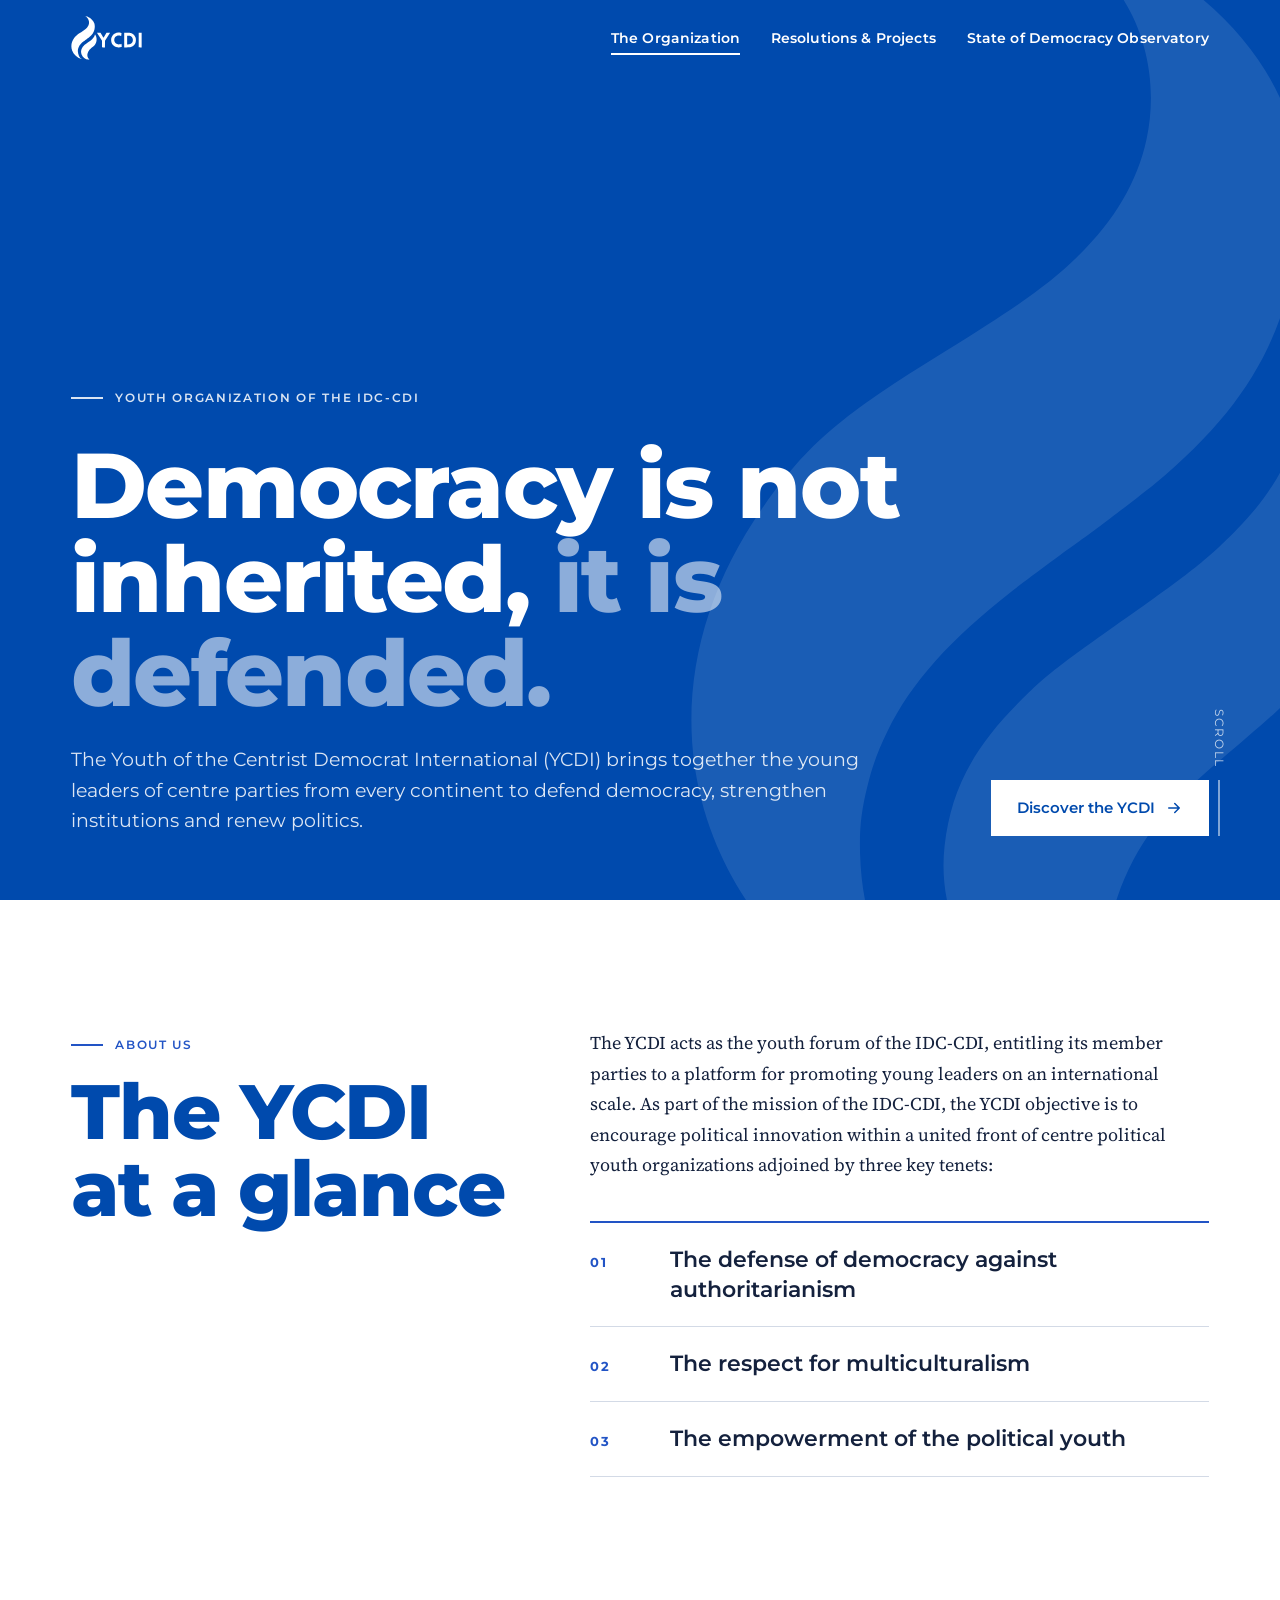
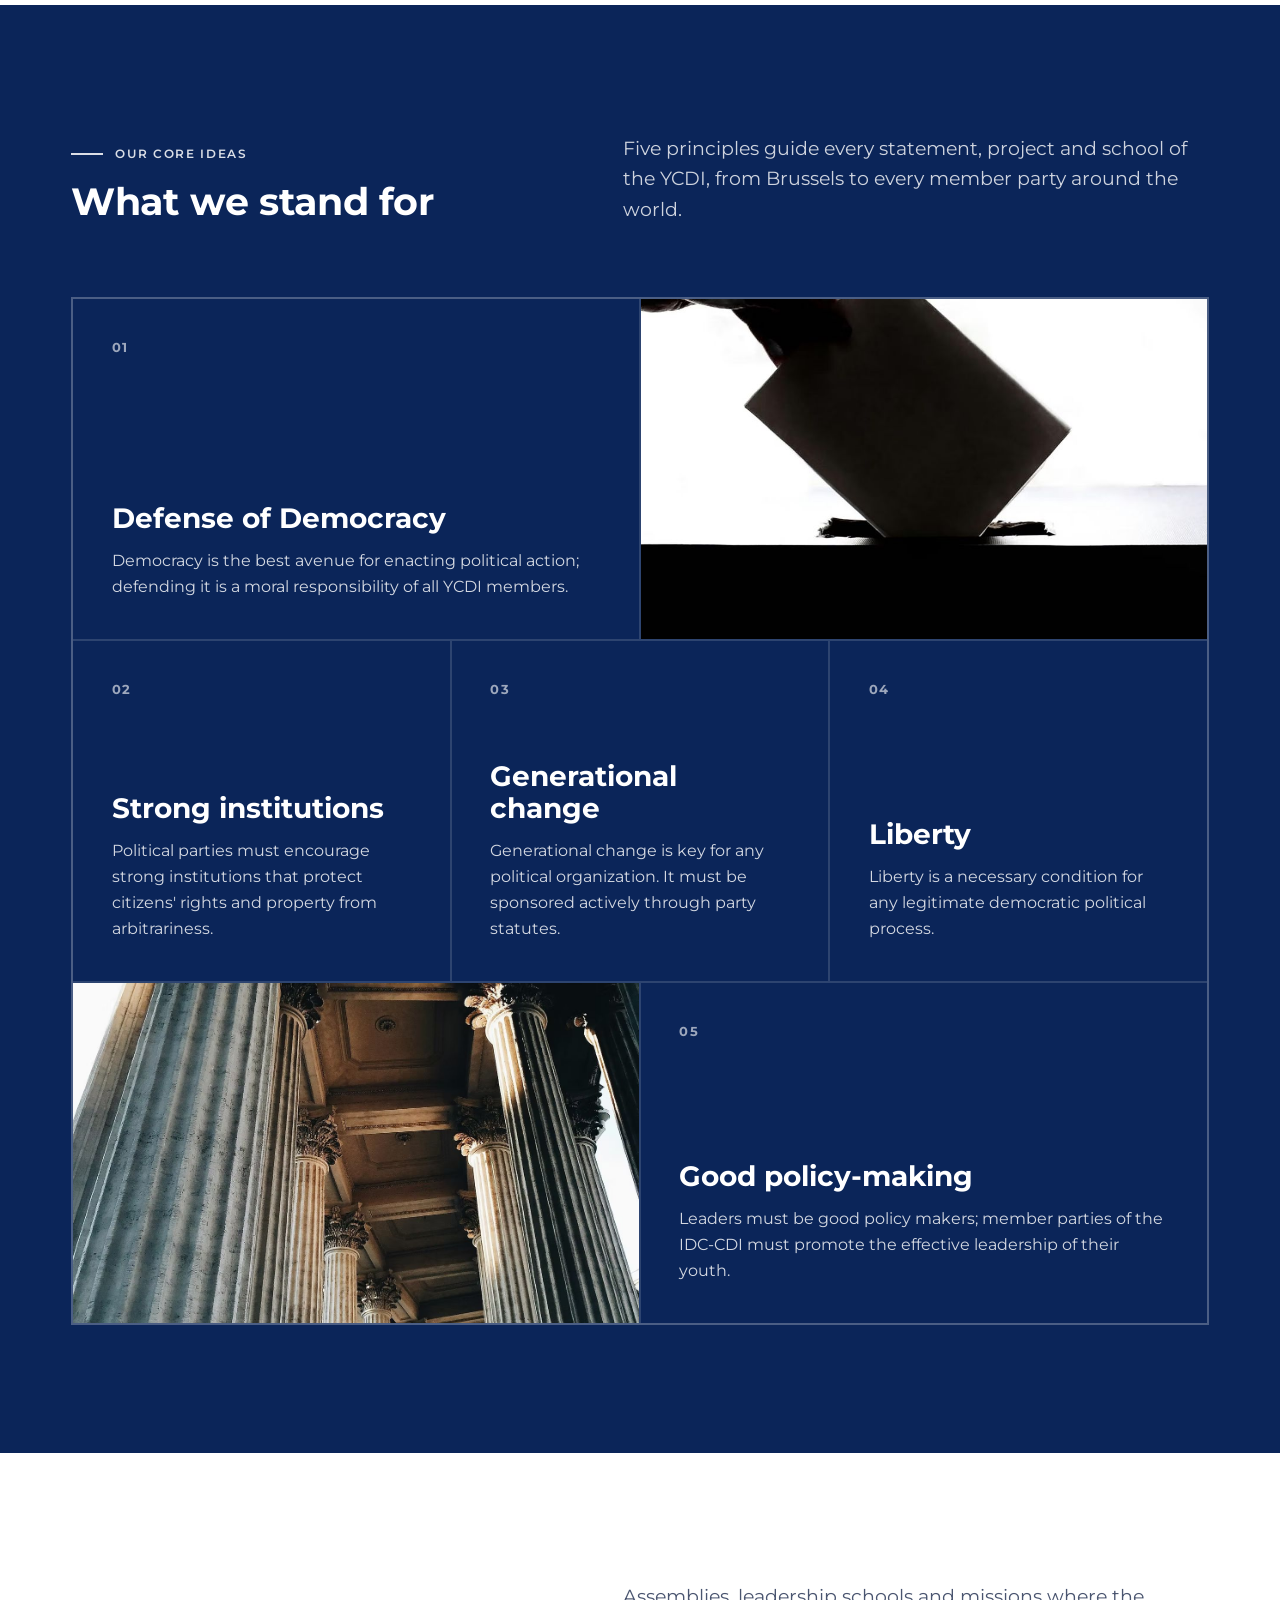
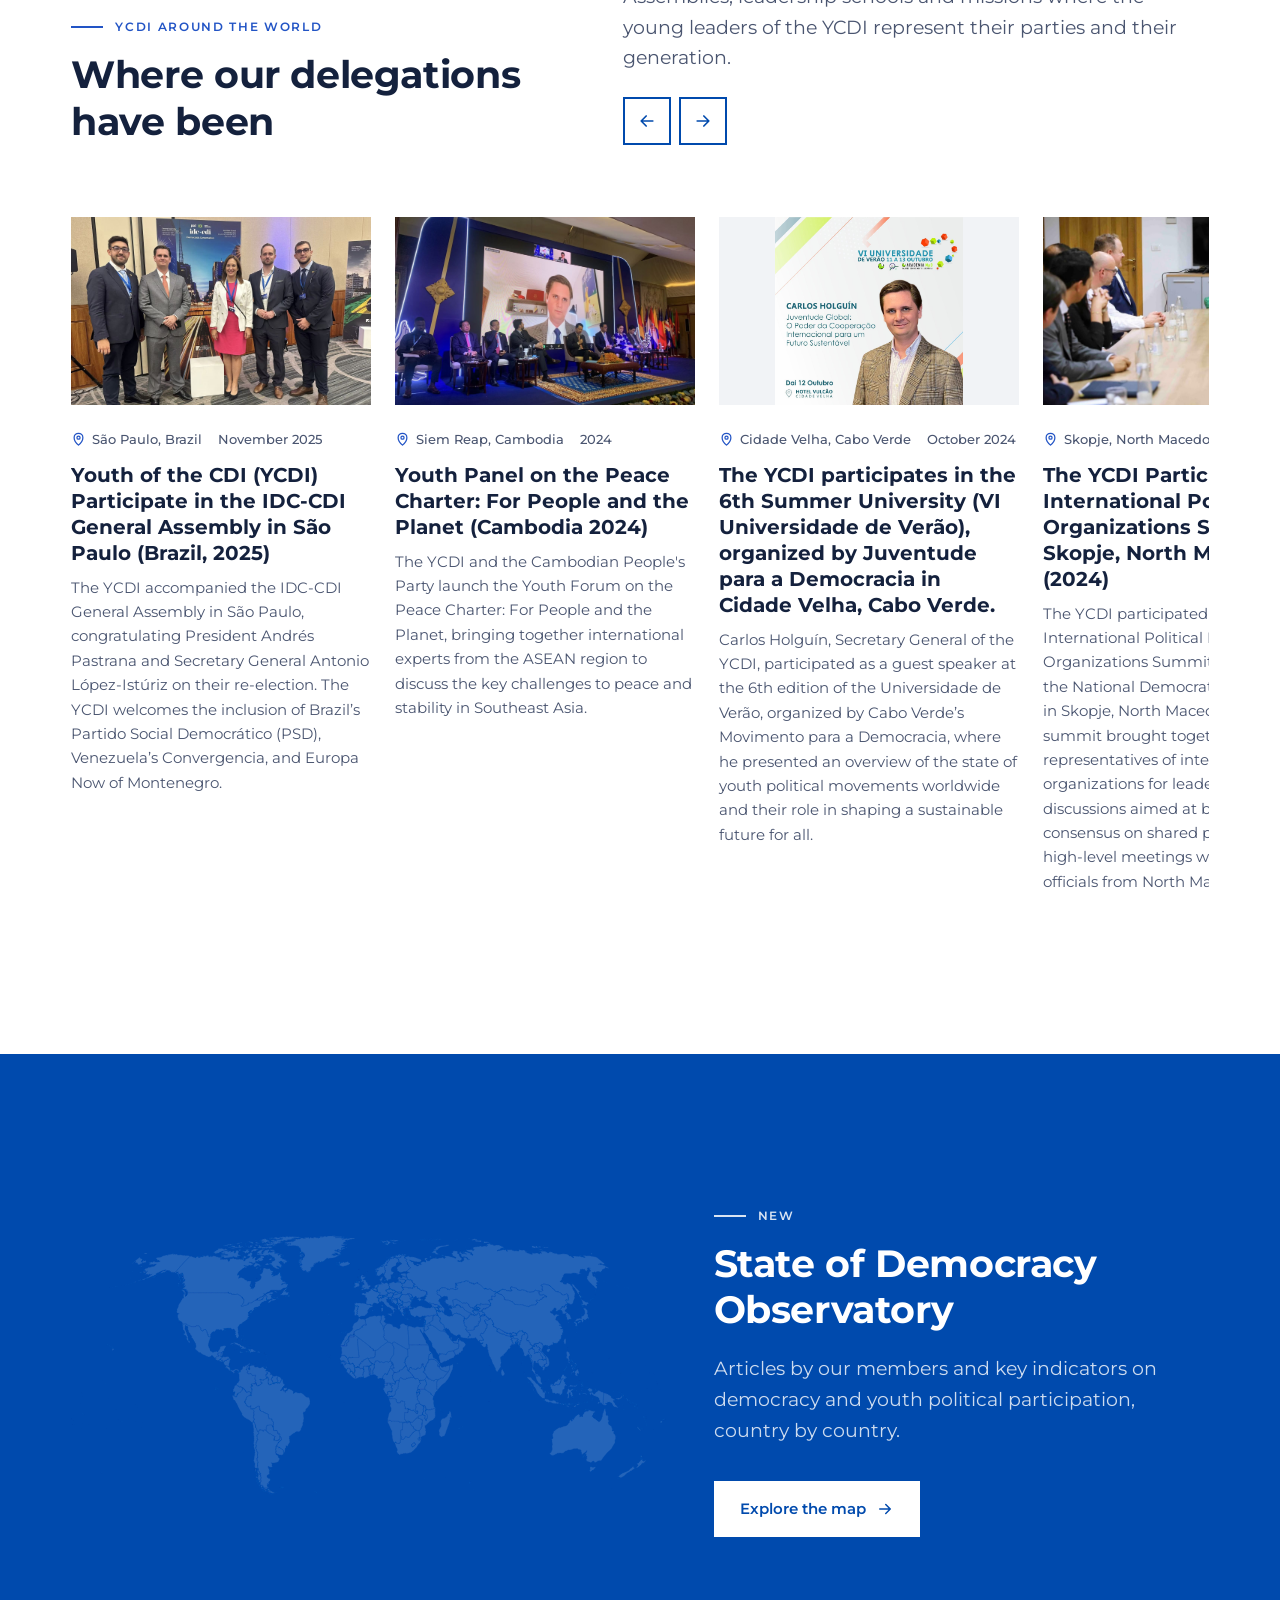
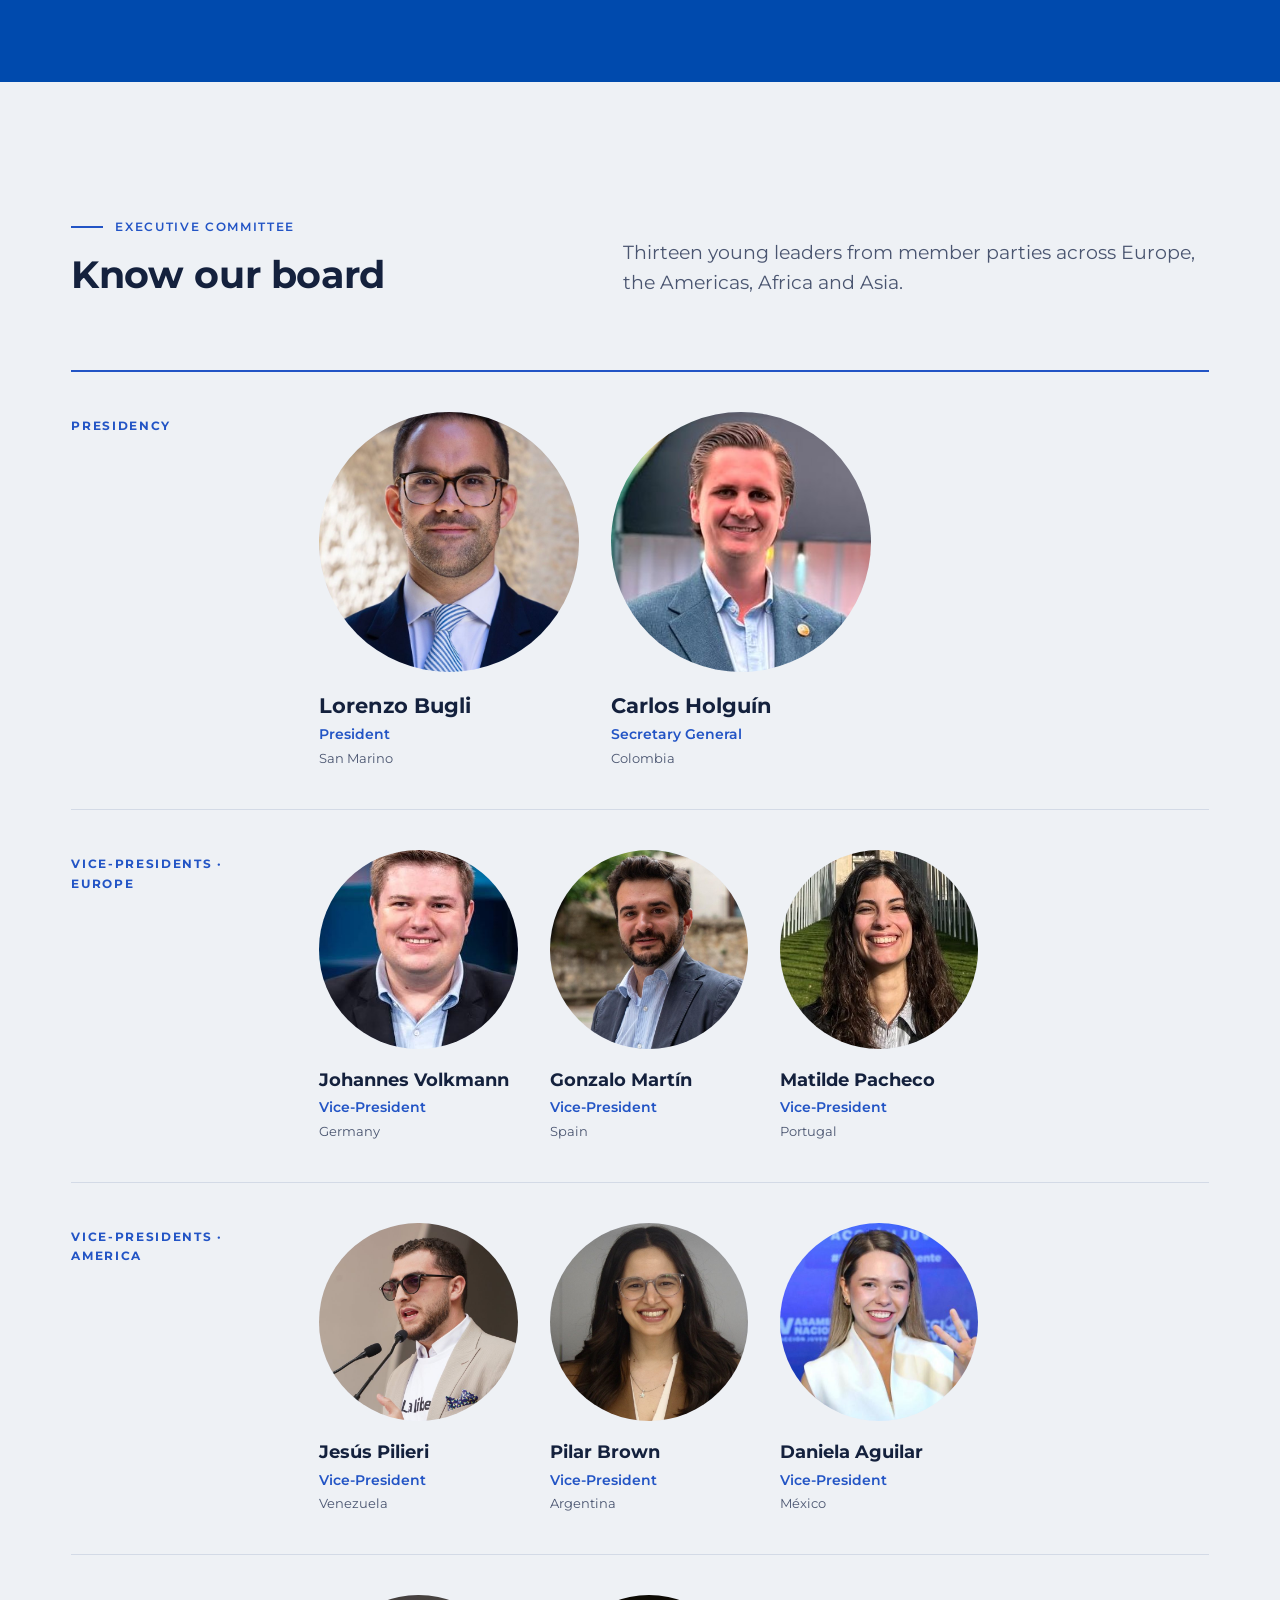
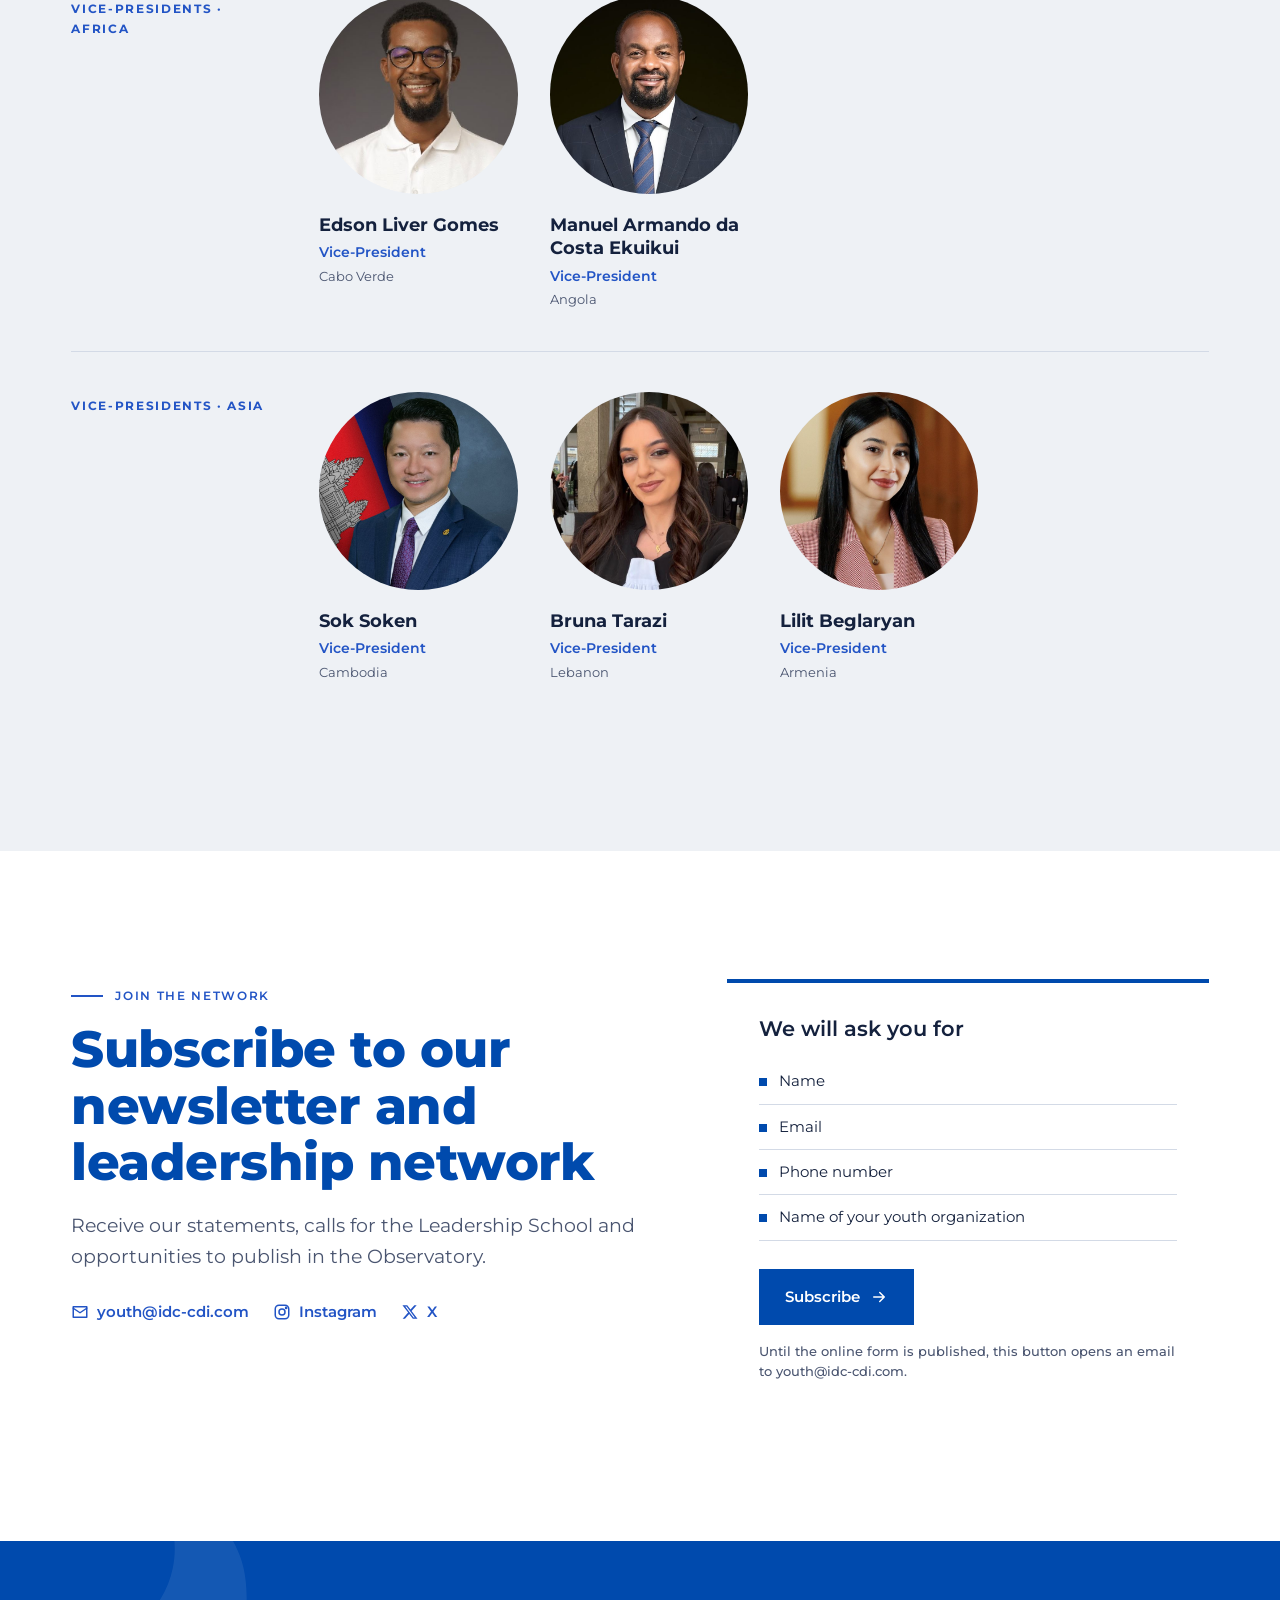
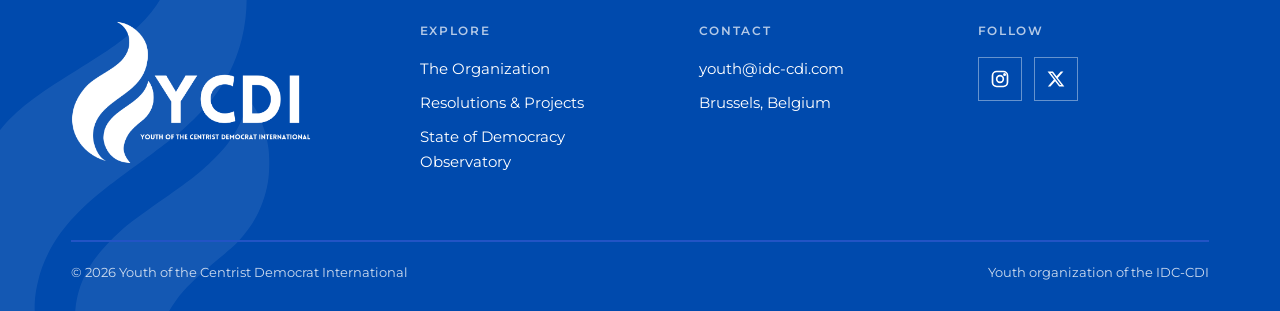
<file: index.html>
<!doctype html>
<html lang="en">
<head>
  <meta charset="utf-8">
  <meta name="viewport" content="width=device-width, initial-scale=1">
  <title>YCDI — Youth of the Centrist Democrat International</title>
  <meta name="description" content="The Youth of the Centrist Democrat International (YCDI) is the youth forum of the IDC-CDI: a platform for young leaders of centre parties to defend democracy, strengthen institutions and renew politics.">
  <meta property="og:title" content="Youth of the Centrist Democrat International (YCDI)">
  <meta property="og:description" content="The youth forum of the IDC-CDI. Defending democracy, strong institutions and generational change.">
  <meta property="og:image" content="https://youthcdi.com/assets/logos/ycdi-logo-oficial.png">
  <meta name="theme-color" content="#004AAD">
  <link rel="icon" href="assets/logos/ycdi-isotipo.svg" type="image/svg+xml">
  <link rel="preconnect" href="https://fonts.googleapis.com">
  <link rel="preconnect" href="https://fonts.gstatic.com" crossorigin>
  <link href="https://fonts.googleapis.com/css2?family=Montserrat:wght@400;500;600;700;800&family=Source+Serif+4:ital,opsz,wght@0,8..60,400;0,8..60,600;1,8..60,400&display=swap" rel="stylesheet">
  <link rel="stylesheet" href="assets/css/main.css">
  <link rel="stylesheet" href="assets/css/home.css">
</head>
<body data-page="home">
  <header data-site-header></header>

  <main id="main">
    <!-- ===== HERO ===== -->
    <section class="hero hero--home on-blue">
      <img class="flame-mark" src="assets/logos/ycdi-isotipo-blanco.svg" alt="" aria-hidden="true">
      <div class="wrap hero__grid">
        <span class="antetitulo reveal">Youth organization of the IDC-CDI</span>
        <div class="hero__intro">
          <div>
            <h1 class="display reveal" style="--d:.1s">Democracy is not inherited, <em>it is defended.</em></h1>
            <p class="lead reveal" style="--d:.2s">The Youth of the Centrist Democrat International (YCDI) brings together the young leaders of centre parties from every continent to defend democracy, strengthen institutions and renew politics.</p>
          </div>
          <a class="btn btn--light reveal" style="--d:.3s" href="#glance">Discover the YCDI <span data-icon="arrow"></span></a>
        </div>
      </div>
      <div class="scroll-cue" aria-hidden="true">Scroll</div>
    </section>

    <!-- ===== AT A GLANCE ===== -->
    <section class="section" id="glance">
      <div class="wrap glance">
        <div class="reveal">
          <span class="antetitulo">About us</span>
          <h2>The YCDI at a&nbsp;glance</h2>
        </div>
        <div>
          <p class="lectura reveal" style="--d:.1s">The YCDI acts as the youth forum of the IDC-CDI, entitling its member parties to a platform for promoting young leaders on an international scale. As part of the mission of the IDC-CDI, the YCDI objective is to encourage political innovation within a united front of centre political youth organizations adjoined by three key tenets:</p>
          <ol class="tenets">
            <li class="reveal" style="--d:.15s"><b>01</b><span>The defense of democracy against authoritarianism</span></li>
            <li class="reveal" style="--d:.2s"><b>02</b><span>The respect for multiculturalism</span></li>
            <li class="reveal" style="--d:.25s"><b>03</b><span>The empowerment of the political youth</span></li>
          </ol>
        </div>
      </div>
    </section>

    <!-- ===== CORE IDEAS ===== -->
    <section class="section section--deep" id="ideas">
      <div class="wrap">
        <div class="section__head">
          <div class="reveal">
            <span class="antetitulo light">Our core ideas</span>
            <h2>What we stand for</h2>
          </div>
          <p class="lead reveal" style="--d:.1s">Five principles guide every statement, project and school of the YCDI, from Brussels to every member party around the world.</p>
        </div>
        <div class="ideas">
          <article class="idea idea--wide reveal">
            <span class="idea__n">01</span>
            <div><h3>Defense of Democracy</h3><p>Democracy is the best avenue for enacting political action; defending it is a moral responsibility of all YCDI members.</p></div>
          </article>
          <div class="idea idea--wide idea--photo reveal" style="--d:.08s">
            <div class="ph ph--dark"><img src="assets/img/ideas/ballot-box.jpg" alt="A ballot being cast into a ballot box" loading="lazy" style="object-position:50% 40%"></div>
          </div>
          <article class="idea reveal">
            <span class="idea__n">02</span>
            <div><h3>Strong institutions</h3><p>Political parties must encourage strong institutions that protect citizens' rights and property from arbitrariness.</p></div>
          </article>
          <article class="idea reveal" style="--d:.08s">
            <span class="idea__n">03</span>
            <div><h3>Generational change</h3><p>Generational change is key for any political organization. It must be sponsored actively through party statutes.</p></div>
          </article>
          <article class="idea reveal" style="--d:.16s">
            <span class="idea__n">04</span>
            <div><h3>Liberty</h3><p>Liberty is a necessary condition for any legitimate democratic political process.</p></div>
          </article>
          <div class="idea idea--wide idea--photo reveal">
            <div class="ph ph--dark"><img src="assets/img/ideas/institutions.jpg" alt="Classical columns of a public building" loading="lazy"></div>
          </div>
          <article class="idea idea--wide reveal" style="--d:.08s">
            <span class="idea__n">05</span>
            <div><h3>Good policy-making</h3><p>Leaders must be good policy makers; member parties of the IDC-CDI must promote the effective leadership of their youth.</p></div>
          </article>
        </div>
      </div>
    </section>

    <!-- ===== AROUND THE WORLD ===== -->
    <section class="section" id="world">
      <div class="wrap">
        <div class="section__head">
          <div class="reveal">
            <span class="antetitulo">YCDI around the world</span>
            <h2>Where our delegations have been</h2>
          </div>
          <div class="reveal" style="--d:.1s; display:flex; justify-content:space-between; align-items:end; gap:24px; flex-wrap:wrap">
            <p class="lead" style="margin:0">Assemblies, leadership schools and missions where the young leaders of the YCDI represent their parties and their generation.</p>
            <div class="events-nav" aria-label="Scroll events">
              <button type="button" data-ev="-1" aria-label="Previous" data-icon="arrow"></button>
              <button type="button" data-ev="1" aria-label="Next" data-icon="arrow"></button>
            </div>
          </div>
        </div>
        <div class="events" id="events" tabindex="0" aria-label="Recent events"></div>
      </div>
    </section>

    <!-- ===== OBSERVATORY TEASER ===== -->
    <section class="section section--blue" id="observatory-teaser">
      <div class="wrap teaser">
        <div class="teaser__map reveal" id="teaser-map" aria-hidden="true"></div>
        <div class="reveal" style="--d:.1s">
          <span class="antetitulo light">New</span>
          <h2 style="margin:16px 0 20px">State of Democracy Observatory</h2>
          <p class="lead">Articles by our members and key indicators on democracy and youth political participation, country by country.</p>
          <a class="btn btn--light" href="observatory.html" style="margin-top:16px">Explore the map <span data-icon="arrow"></span></a>
        </div>
      </div>
    </section>

    <!-- ===== BOARD ===== -->
    <section class="section section--alt" id="board">
      <div class="wrap">
        <div class="section__head">
          <div class="reveal">
            <span class="antetitulo">Executive Committee</span>
            <h2>Know our board</h2>
          </div>
          <p class="lead reveal" style="--d:.1s">Thirteen young leaders from member parties across Europe, the Americas, Africa and Asia.</p>
        </div>
        <div id="board-grid"></div>
      </div>
    </section>

    <!-- ===== NEWSLETTER ===== -->
    <section class="section" id="subscribe">
      <div class="wrap newsletter">
        <div class="reveal">
          <span class="antetitulo">Join the network</span>
          <h2>Subscribe to our newsletter and leadership network</h2>
          <p class="lead" style="margin-top:20px">Receive our statements, calls for the Leadership School and opportunities to publish in the Observatory.</p>
          <div class="contact-line">
            <a href="mailto:youth@idc-cdi.com" data-icon-before="mail">youth@idc-cdi.com</a>
            <a href="https://www.instagram.com/youth_idc_cdi/" target="_blank" rel="noopener" data-icon-before="instagram">Instagram</a>
            <a href="https://x.com/youth_idc_cdi" target="_blank" rel="noopener" data-icon-before="x">X</a>
          </div>
        </div>
        <div class="newsletter__card reveal" style="--d:.1s">
          <h3 style="margin-bottom:16px">We will ask you for</h3>
          <ul>
            <li>Name</li>
            <li>Email</li>
            <li>Phone number</li>
            <li>Name of your youth organization</li>
          </ul>
          <a class="btn" id="newsletter-btn" href="#" target="_blank" rel="noopener">Subscribe <span data-icon="arrow"></span></a>
          <p class="leyenda" id="newsletter-note" style="margin:16px 0 0"></p>
        </div>
      </div>
      <div class="wrap" id="newsletter-embed"></div>
    </section>
  </main>

  <footer data-site-footer></footer>

  <script src="assets/vendor/d3.min.js"></script>
  <script src="assets/vendor/topojson-client.min.js"></script>
  <script src="assets/js/site.js"></script>
  <script src="assets/js/home.js"></script>
</body>
</html>
</file>
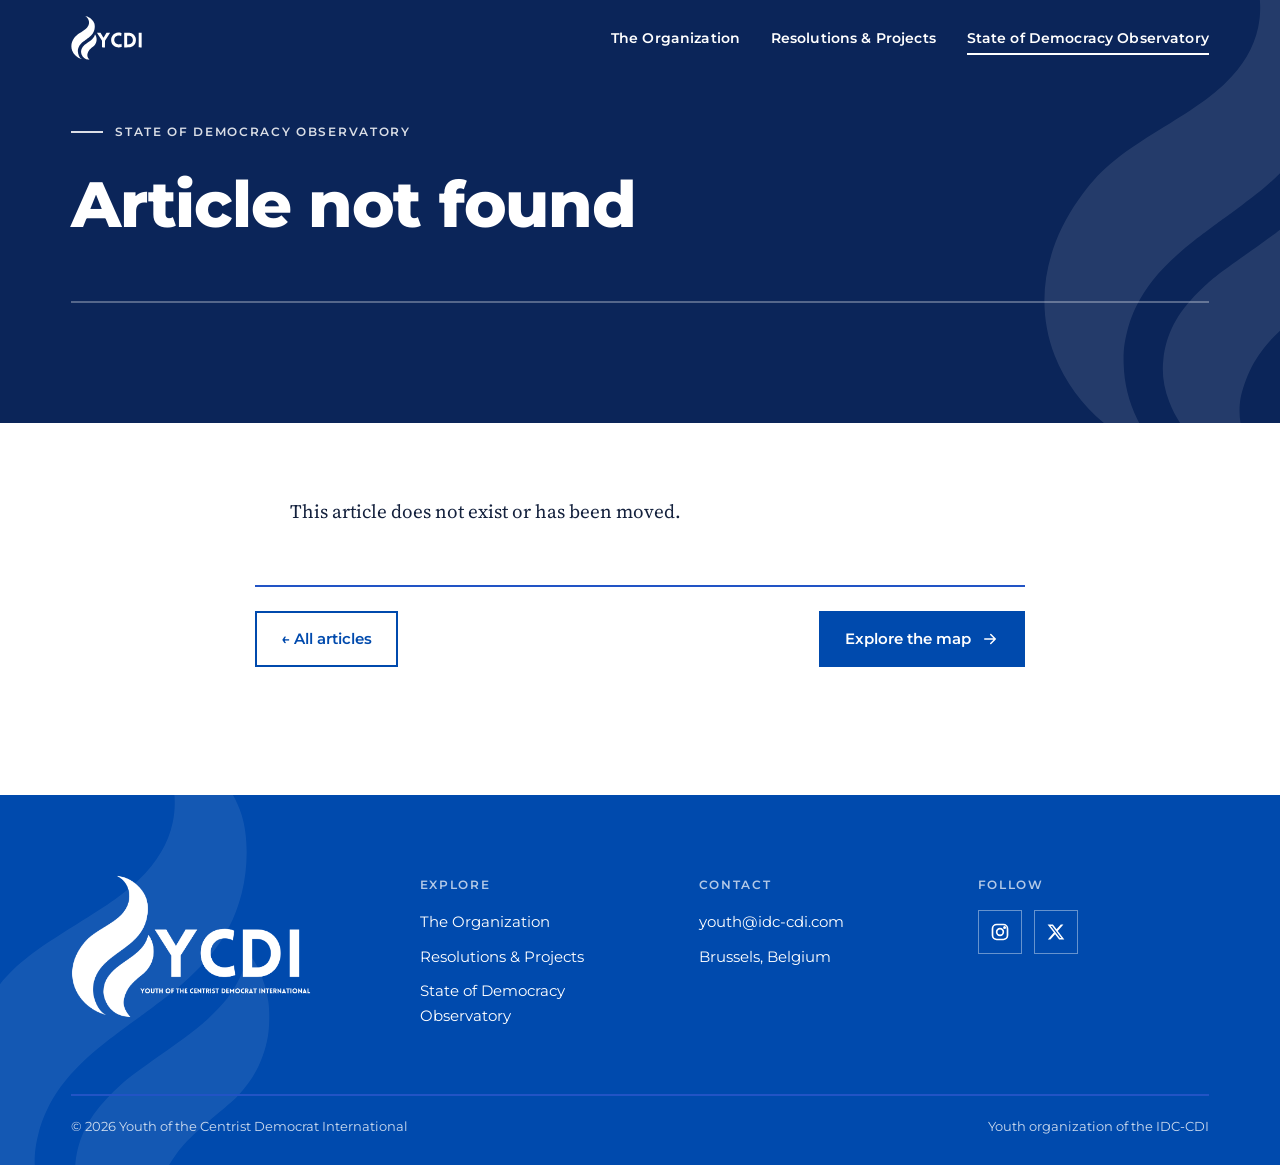
<file: article.html>
<!doctype html>
<html lang="en">
<head>
  <meta charset="utf-8">
  <meta name="viewport" content="width=device-width, initial-scale=1">
  <title>Article — State of Democracy Observatory — YCDI</title>
  <meta name="theme-color" content="#0B2559">
  <link rel="icon" href="assets/logos/ycdi-isotipo.svg" type="image/svg+xml">
  <link rel="preconnect" href="https://fonts.googleapis.com">
  <link rel="preconnect" href="https://fonts.gstatic.com" crossorigin>
  <link href="https://fonts.googleapis.com/css2?family=Montserrat:wght@400;500;600;700;800&family=Source+Serif+4:ital,opsz,wght@0,8..60,400;0,8..60,600;1,8..60,400&display=swap" rel="stylesheet">
  <link rel="stylesheet" href="assets/css/main.css">
  <link rel="stylesheet" href="assets/css/observatory.css">
</head>
<body data-page="observatory">
  <header data-site-header></header>
  <main id="main">
    <section class="hero hero--compact obs-hero article-hero on-blue" style="min-height:auto">
      <img class="flame-mark" src="assets/logos/ycdi-isotipo-blanco.svg" alt="" aria-hidden="true">
      <div class="wrap hero__grid">
        <a class="antetitulo" href="observatory.html#articles" style="color:rgba(255,255,255,.85)">State of Democracy Observatory</a>
        <h1 class="display" id="a-title">Loading…</h1>
        <div class="hero__rule" style="background:rgba(255,255,255,.3)"></div>
        <div class="article-meta" id="a-meta"></div>
      </div>
    </section>
    <section class="section" style="padding-top:72px">
      <div class="wrap">
        <article class="prose" id="a-body"></article>
        <div class="article-foot">
          <a class="btn btn--ghost" href="observatory.html#articles">← All articles</a>
          <a class="btn" href="observatory.html" id="a-map">Explore the map <span data-icon="arrow"></span></a>
        </div>
      </div>
    </section>
  </main>
  <footer data-site-footer></footer>

  <script src="assets/vendor/marked.min.js"></script>
  <script src="assets/js/site.js"></script>
  <script>
  document.addEventListener("DOMContentLoaded", async () => {
    const slug = new URLSearchParams(location.search).get("a");
    const MONTHS = ["January","February","March","April","May","June","July","August","September","October","November","December"];
    const fmt = d => { const [y, m, day] = String(d).split("-"); return [day ? +day : "", m ? MONTHS[+m - 1] : "", y].filter(Boolean).join(" "); };
    const fail = msg => { document.getElementById("a-title").textContent = "Article not found"; document.getElementById("a-body").innerHTML = `<p>${msg}</p>`; };
    try {
      const { articles } = await (await fetch("data/articles.json", { cache: "no-cache" })).json();
      const a = articles.find(x => x.slug === slug);
      if (!a) return fail("This article does not exist or has been moved.");
      document.title = `${a.title} — YCDI Observatory`;
      document.getElementById("a-title").textContent = a.title;
      document.getElementById("a-meta").innerHTML = `
        <div><b>Author</b>${esc(a.author)}</div>
        ${a.party ? `<div><b>Party</b>${esc(a.party)}</div>` : ""}
        <div><b>Published</b>${esc(fmt(a.date))}</div>
        ${a.topic ? `<div><b>Topic</b>${esc(a.topic)}</div>` : ""}`;
      if (a.countries && a.countries[0]) document.getElementById("a-map").href = "observatory.html#" + a.countries[0];
      const r = await fetch(`observatory/articles/${encodeURIComponent(a.slug)}.md`, { cache: "no-cache" });
      if (!r.ok) return fail("The text of this article could not be loaded.");
      document.getElementById("a-body").innerHTML = marked.parse(await r.text());
    } catch (e) { console.error(e); fail("The article could not be loaded."); }
  });
  </script>
</body>
</html>
</file>
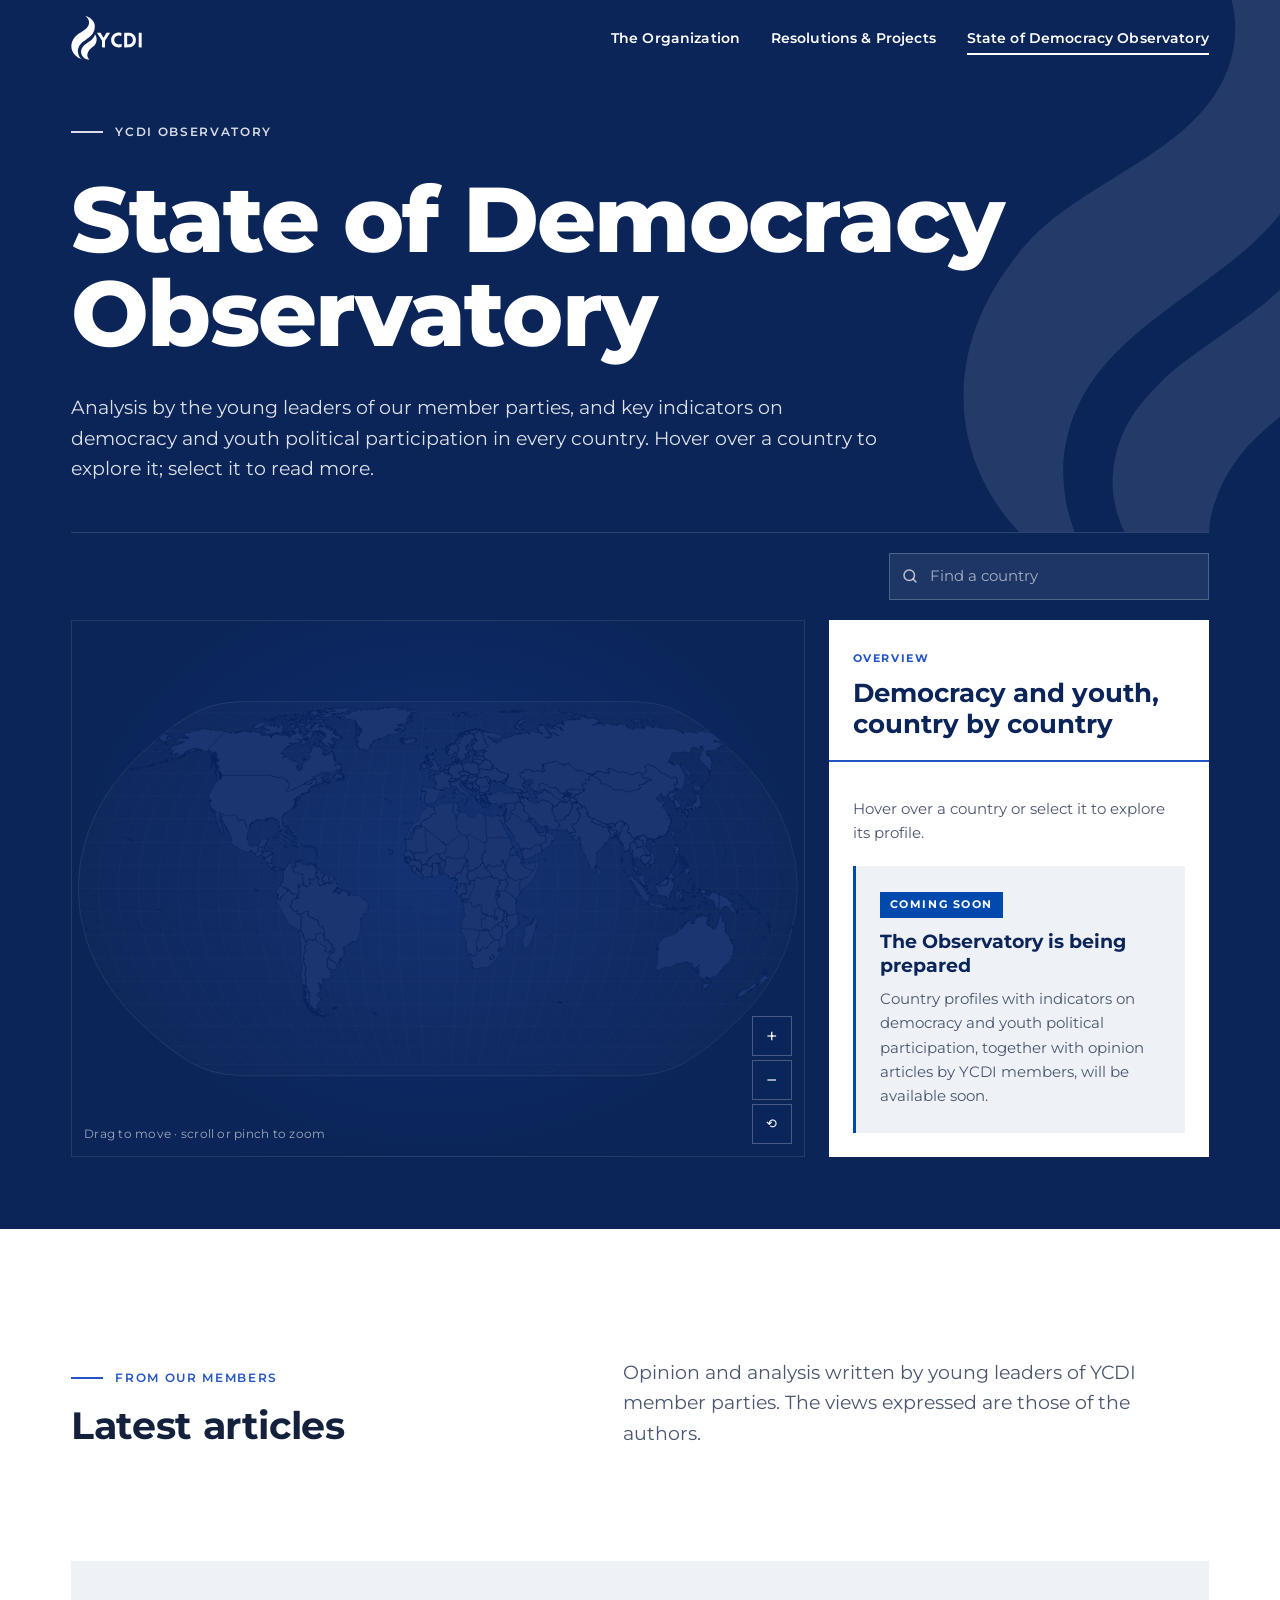
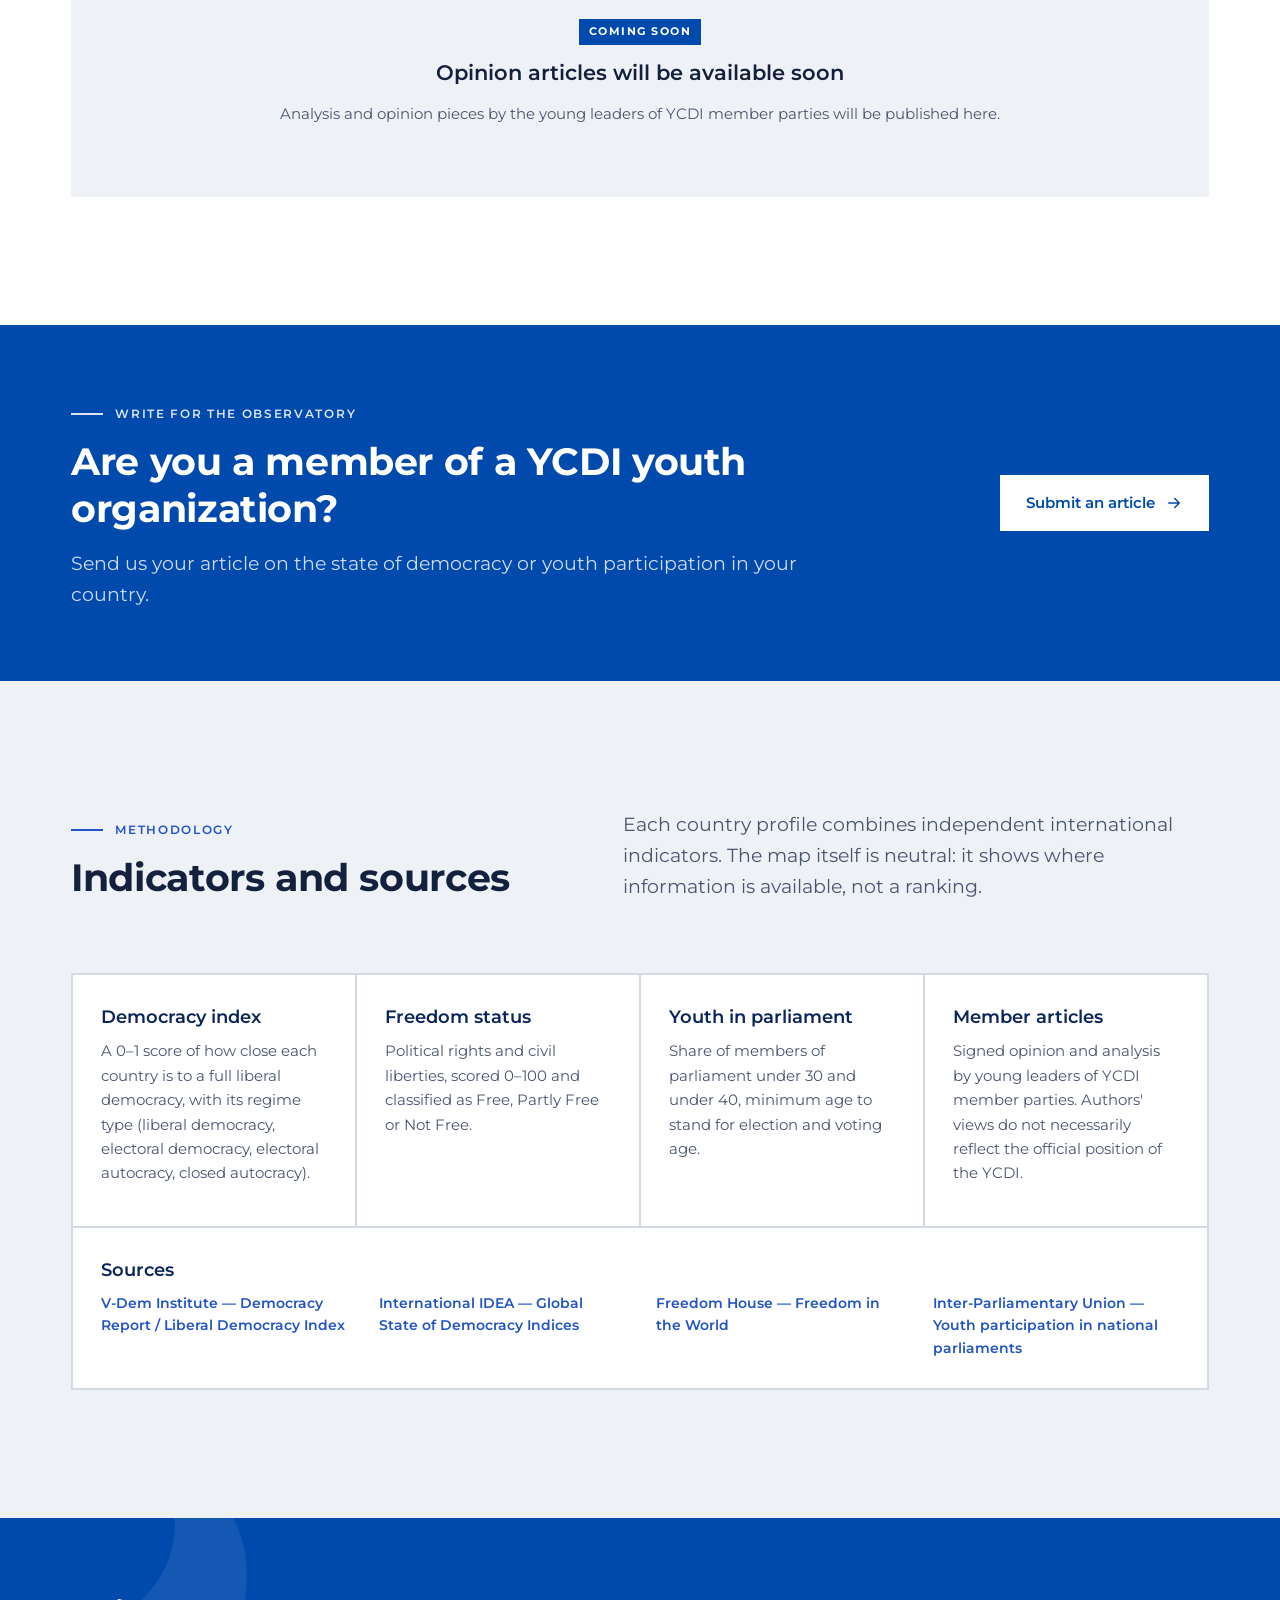
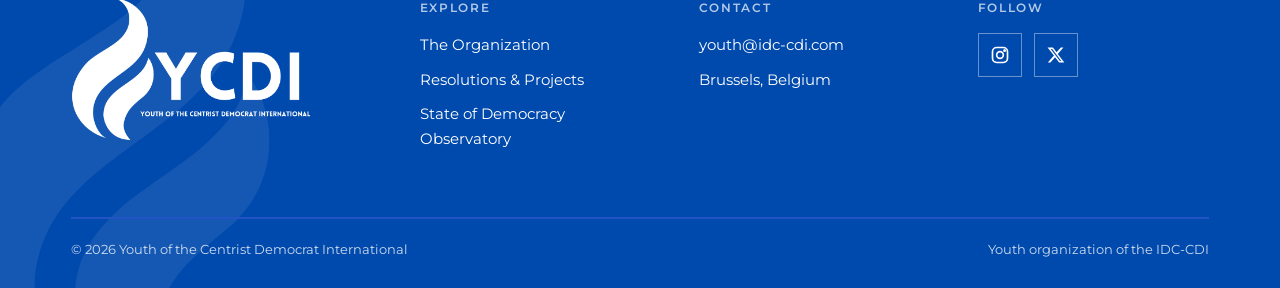
<file: observatory.html>
<!doctype html>
<html lang="en">
<head>
  <meta charset="utf-8">
  <meta name="viewport" content="width=device-width, initial-scale=1">
  <title>State of Democracy Observatory — YCDI</title>
  <meta name="description" content="Articles by YCDI members and country indicators on democracy and youth political participation around the world.">
  <meta name="theme-color" content="#0B2559">
  <link rel="icon" href="assets/logos/ycdi-isotipo.svg" type="image/svg+xml">
  <link rel="preconnect" href="https://fonts.googleapis.com">
  <link rel="preconnect" href="https://fonts.gstatic.com" crossorigin>
  <link href="https://fonts.googleapis.com/css2?family=Montserrat:wght@400;500;600;700;800&family=Source+Serif+4:ital,opsz,wght@0,8..60,400;0,8..60,600;1,8..60,400&display=swap" rel="stylesheet">
  <link rel="stylesheet" href="assets/css/main.css">
  <link rel="stylesheet" href="assets/css/observatory.css">
</head>
<body data-page="observatory">
  <header data-site-header></header>

  <main id="main">
    <section class="hero hero--compact obs-hero on-blue" style="min-height:auto; padding-bottom:48px">
      <img class="flame-mark" src="assets/logos/ycdi-isotipo-blanco.svg" alt="" aria-hidden="true">
      <div class="wrap hero__grid">
        <span class="antetitulo reveal">YCDI Observatory</span>
        <h1 class="display reveal" style="--d:.1s">State of Democracy Observatory</h1>
        <p class="lead reveal" style="--d:.2s; margin:0">Analysis by the young leaders of our member parties, and key indicators on democracy and youth political participation in every country. Hover over a country to explore it; select it to read more.</p>
      </div>
    </section>

    <!-- ===== MAP STAGE ===== -->
    <section class="stage" aria-label="Interactive world map">
      <div class="wrap">
        <div class="stage__bar">
          <div class="legend" aria-label="Map legend">
            <span><i class="l-data"></i>Country profile available</span>
            <span><i class="l-art"></i>Articles published</span>
            <span><i class="l-none"></i>No data yet</span>
          </div>
          <div class="country-search">
            <span data-icon="search"></span>
            <input id="country-q" type="text" placeholder="Find a country" autocomplete="off" role="combobox" aria-expanded="false" aria-controls="suggest" aria-label="Find a country">
            <ul class="suggest" id="suggest" role="listbox" hidden></ul>
          </div>
        </div>
        <div class="stage__grid">
          <div class="mapbox" id="map">
            <div class="map-ctrl">
              <button type="button" id="zoom-in" aria-label="Zoom in">+</button>
              <button type="button" id="zoom-out" aria-label="Zoom out">−</button>
              <button type="button" id="zoom-reset" aria-label="Reset view" style="font-size:13px">⟲</button>
            </div>
            <span class="map-hint">Drag to move · scroll or pinch to zoom</span>
          </div>
          <aside class="panel" id="panel" aria-live="polite"></aside>
        </div>
      </div>
    </section>

    <!-- ===== ARTICLES ===== -->
    <section class="section" id="articles">
      <div class="wrap">
        <div class="section__head">
          <div class="reveal">
            <span class="antetitulo">From our members</span>
            <h2>Latest articles</h2>
          </div>
          <p class="lead reveal" style="--d:.1s">Opinion and analysis written by young leaders of YCDI member parties. The views expressed are those of the authors.</p>
        </div>
        <div class="art-tools">
          <div class="chips" id="topic-chips" role="group" aria-label="Filter by topic" style="display:flex;flex-wrap:wrap;gap:8px"></div>
          <span class="leyenda" id="art-filter-note"></span>
        </div>
        <div class="art-grid" id="art-grid"></div>
      </div>
    </section>

    <!-- ===== SUBMIT ===== -->
    <section class="section section--blue" style="padding: 72px 0">
      <div class="wrap submit">
        <div class="reveal">
          <span class="antetitulo light">Write for the Observatory</span>
          <h2 style="margin-top:16px">Are you a member of a YCDI youth organization?</h2>
          <p class="lead" style="margin:16px 0 0">Send us your article on the state of democracy or youth participation in your country.</p>
        </div>
        <a class="btn btn--light reveal" id="submit-btn" href="#">Submit an article <span data-icon="arrow"></span></a>
      </div>
    </section>

    <!-- ===== METHOD ===== -->
    <section class="section section--alt" id="sources">
      <div class="wrap">
        <div class="section__head">
          <div class="reveal">
            <span class="antetitulo">Methodology</span>
            <h2>Indicators and sources</h2>
          </div>
          <p class="lead reveal" style="--d:.1s">Each country profile combines independent international indicators. The map itself is neutral: it shows where information is available, not a ranking.</p>
        </div>
        <div class="method" id="method"></div>
      </div>
    </section>
  </main>

  <footer data-site-footer></footer>
  <div class="tip" id="tip" role="tooltip"></div>

  <script src="assets/vendor/d3.min.js"></script>
  <script src="assets/vendor/topojson-client.min.js"></script>
  <script src="assets/js/site.js"></script>
  <script src="assets/js/observatory.js"></script>
</body>
</html>
</file>
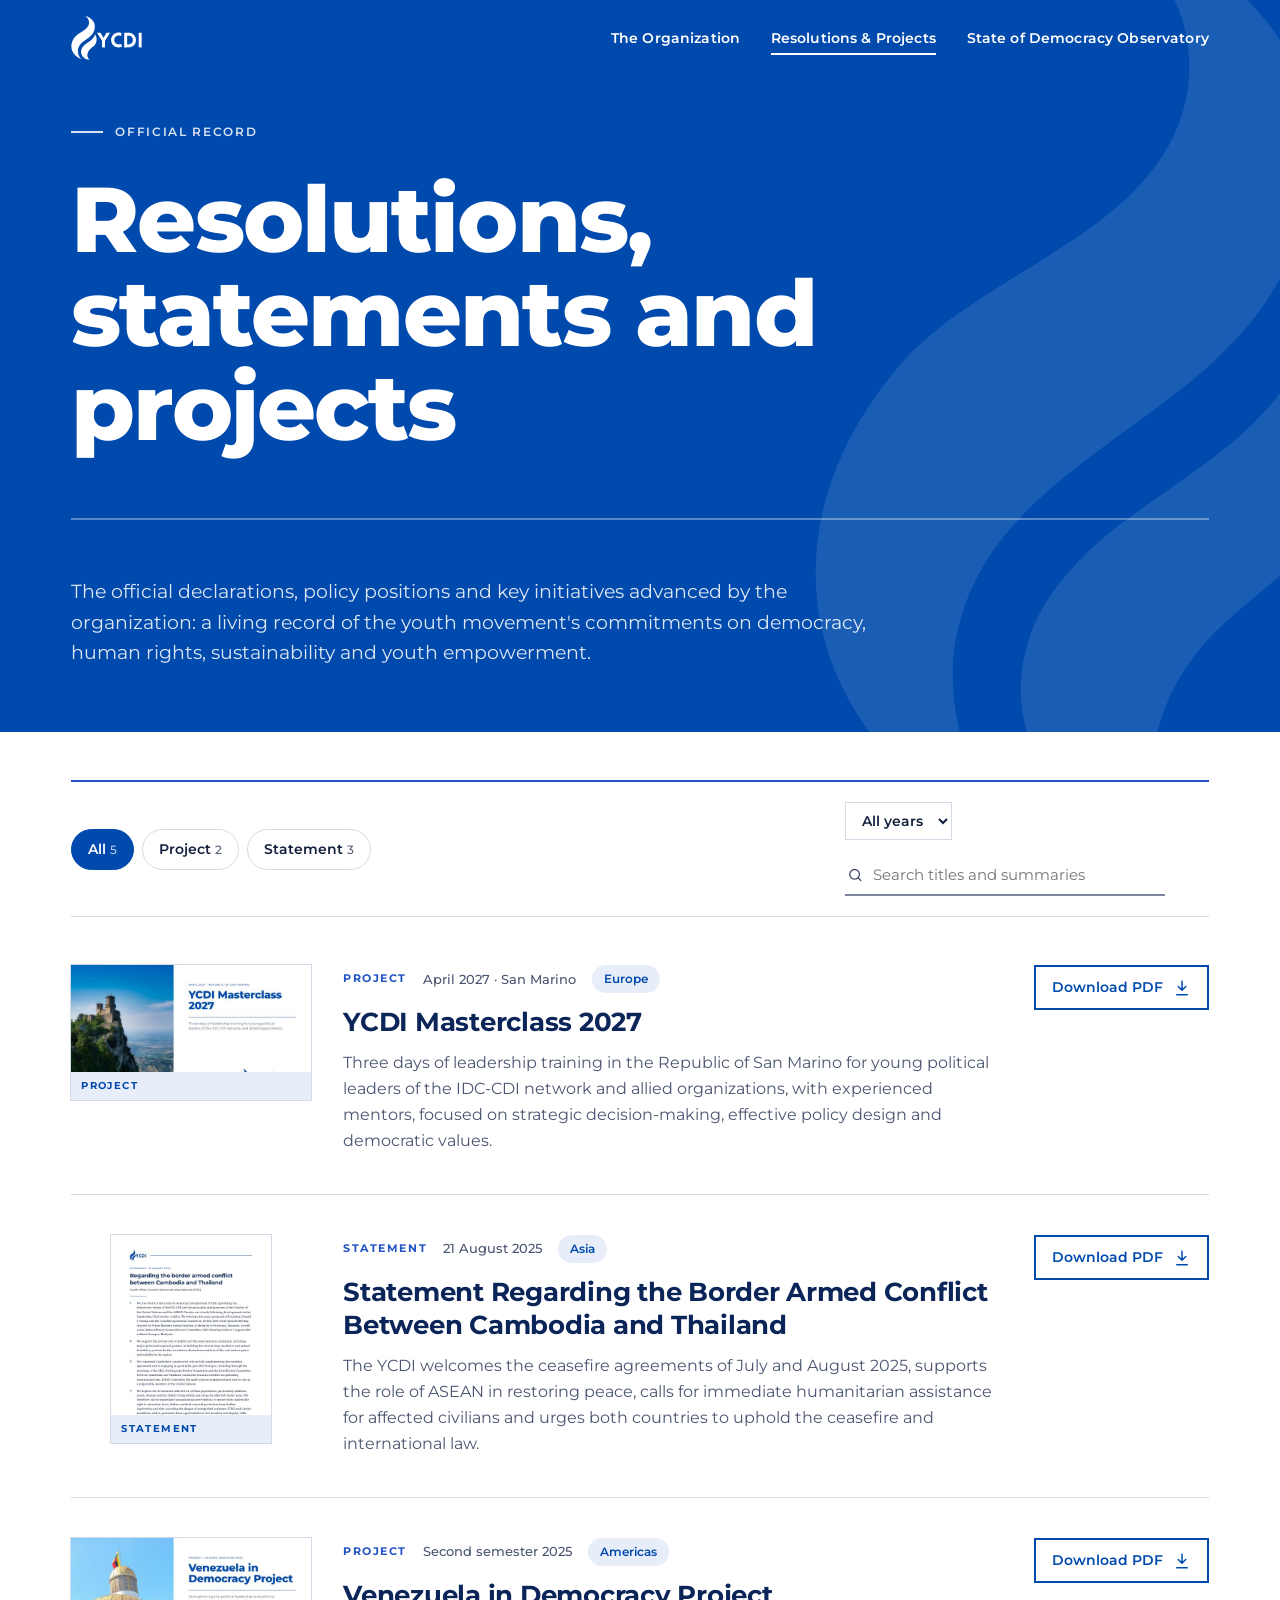
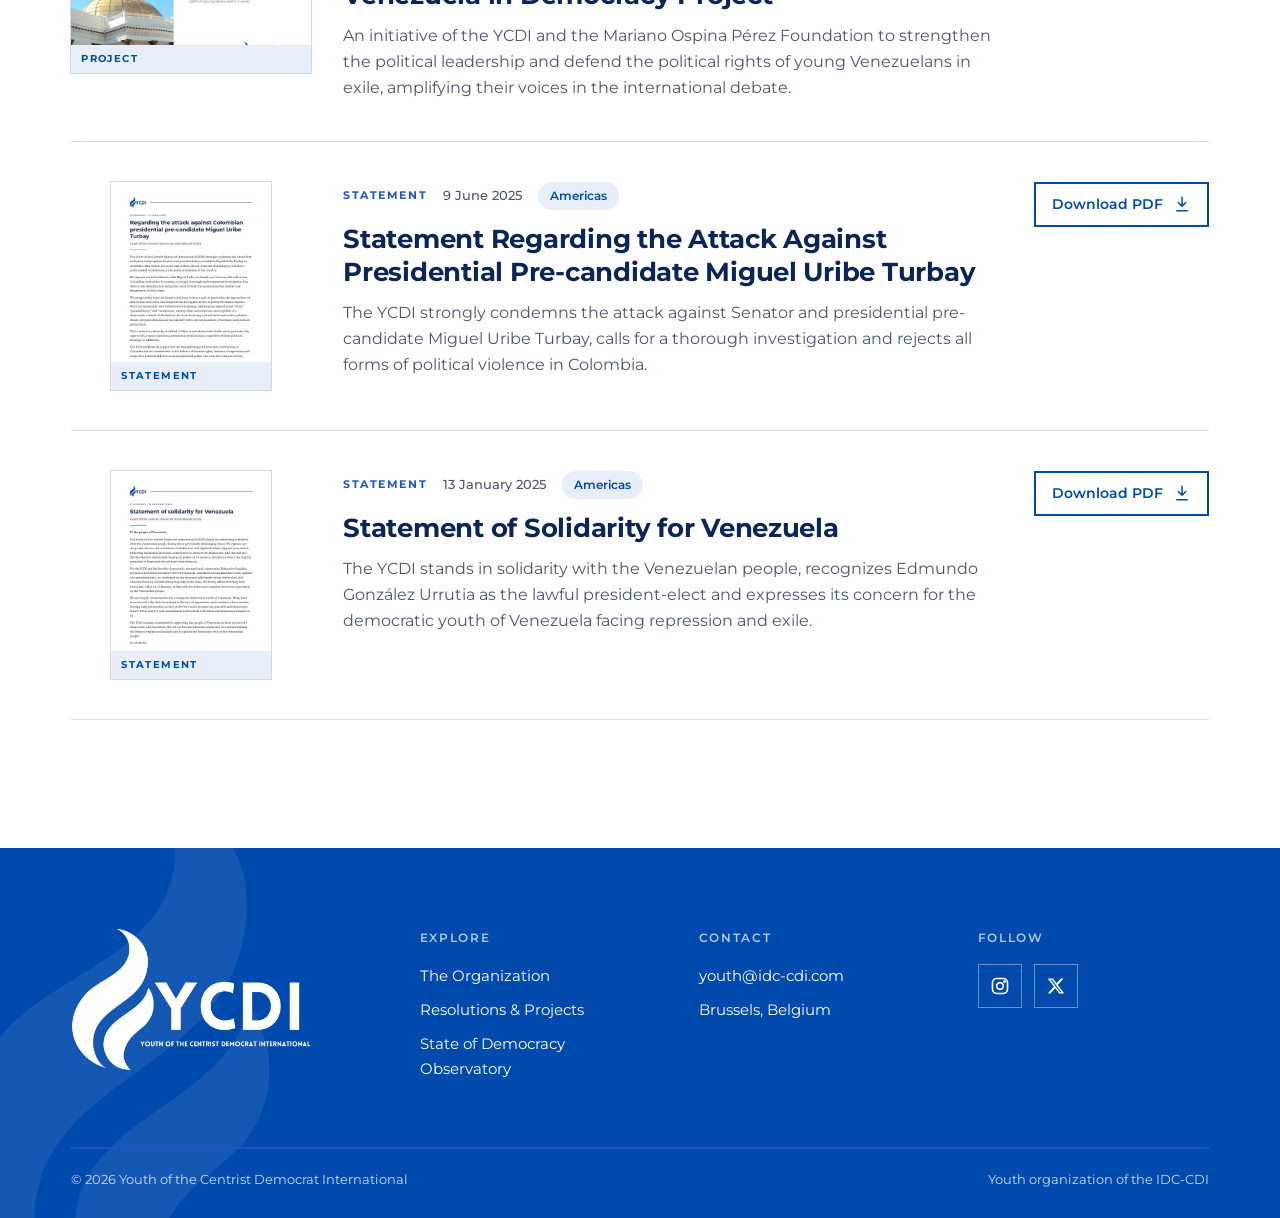
<file: resolutions.html>
<!doctype html>
<html lang="en">
<head>
  <meta charset="utf-8">
  <meta name="viewport" content="width=device-width, initial-scale=1">
  <title>Resolutions, Statements & Projects — YCDI</title>
  <meta name="description" content="Official declarations, policy positions and key initiatives of the Youth of the Centrist Democrat International (YCDI).">
  <meta name="theme-color" content="#004AAD">
  <link rel="icon" href="assets/logos/ycdi-isotipo.svg" type="image/svg+xml">
  <link rel="preconnect" href="https://fonts.googleapis.com">
  <link rel="preconnect" href="https://fonts.gstatic.com" crossorigin>
  <link href="https://fonts.googleapis.com/css2?family=Montserrat:wght@400;500;600;700;800&family=Source+Serif+4:ital,opsz,wght@0,8..60,400;0,8..60,600;1,8..60,400&display=swap" rel="stylesheet">
  <link rel="stylesheet" href="assets/css/main.css">
  <style>
    .filters { display: flex; flex-wrap: wrap; gap: 16px 24px; align-items: center; justify-content: space-between; padding: 20px 0; border-top: var(--filete) solid var(--azul-medio); border-bottom: 1px solid var(--linea); margin-bottom: 8px; position: sticky; top: var(--header-h); background: #fff; z-index: 5; }
    .searchbox { display: flex; align-items: center; gap: 8px; border-bottom: var(--filete) solid var(--borde-control); padding: 6px 2px; min-width: min(320px, 100%); }
    .searchbox svg { width: 18px; height: 18px; color: var(--tinta-suave); flex: none; }
    .searchbox input { border: 0; outline: 0; font: inherit; font-size: 15px; width: 100%; background: transparent; color: var(--tinta); }
    .searchbox:focus-within { border-color: var(--azul-ycdi); }
    select.year { font: inherit; font-size: 14px; font-weight: 600; padding: 8px 12px; border: 1px solid var(--linea); background: #fff; color: var(--tinta); border-radius: 0; }

    .docs { list-style: none; margin: 0; padding: 0; }
    .doc { display: grid; grid-template-columns: 160px minmax(0, 1fr) auto; gap: 32px; padding: 40px 0; border-bottom: 1px solid var(--linea); align-items: start; }
    .doc__preview { width: 160px; aspect-ratio: 1 / 1.3; background: #fff; box-shadow: 0 0 0 1px var(--linea); position: relative; overflow: hidden; transition: transform .4s var(--ease); }
    .doc:hover .doc__preview { transform: translateY(-4px) rotate(-1.5deg); }
    .doc__preview { display: block; }
    .doc { grid-template-columns: 240px minmax(0, 1fr) auto; }
    .doc__preview { width: 240px; aspect-ratio: 1 / 1.3; max-width: 160px; justify-self: center; }
    .doc__preview--wide { aspect-ratio: auto; max-width: 240px; }
    .doc__preview--wide .doc__cover { height: auto; aspect-ratio: 16 / 9; }
    .doc__cover { width: 100%; height: 100%; object-fit: cover; object-position: top; }
    .doc__band { background: var(--azul-ycdi); height: 22%; display: flex; align-items: center; padding: 0 10px; }
    .doc__band img { height: 60%; width: auto; }
    .doc__lines { padding: 12px 12px; display: grid; gap: 7px; }
    .doc__lines i { display: block; height: 4px; background: var(--linea); }
    .doc__lines i:first-child { width: 80%; height: 6px; background: var(--tinta); opacity: .8; }
    .doc__lines i:nth-child(2) { width: 60%; height: 5px; background: var(--azul-medio); }
    .doc__lines i:nth-child(n+3) { width: 100%; }
    .doc__lines i:last-child { width: 55%; }
    .doc__type { position: absolute; bottom: 0; left: 0; right: 0; padding: 6px 10px; background: var(--azul-suave); font-size: 10px; letter-spacing: .14em; text-transform: uppercase; font-weight: 700; color: var(--azul-ycdi); }
    .doc__meta { display: flex; flex-wrap: wrap; gap: 8px 16px; align-items: center; margin-bottom: 12px; font-size: 13px; color: var(--tinta-suave); font-weight: 500; }
    .doc h2 { font-size: clamp(21px, 2vw, 26px); line-height: 1.3; color: var(--azul-profundo); margin-bottom: 12px; }
    .doc p { margin: 0; color: var(--tinta-suave); max-width: 70ch; }
    .doc__actions { display: flex; flex-direction: column; gap: 8px; align-items: flex-end; }
    .doc__soon { font-size: 13px; color: var(--tinta-suave); }
    .empty { padding: 64px 0; text-align: center; color: var(--tinta-suave); }
    @media (max-width: 820px) {
      .doc { grid-template-columns: 1fr; gap: 16px; }
      .doc__preview { width: 120px; justify-self: start; }
      .doc__preview--wide { width: 100%; max-width: 320px; }
      .doc__actions { grid-column: 1 !important; }
      .doc__actions { grid-column: 2; align-items: flex-start; }
      .filters { position: static; }
    }
  </style>
</head>
<body data-page="resolutions">
  <header data-site-header></header>

  <main id="main">
    <section class="hero hero--compact on-blue">
      <img class="flame-mark" src="assets/logos/ycdi-isotipo-blanco.svg" alt="" aria-hidden="true">
      <div class="wrap hero__grid">
        <span class="antetitulo reveal">Official record</span>
        <h1 class="display reveal" style="--d:.1s; max-width: 14ch">Resolutions, statements and projects</h1>
        <div class="hero__rule reveal-line"></div>
        <p class="lead reveal" style="--d:.2s; margin:0">The official declarations, policy positions and key initiatives advanced by the organization: a living record of the youth movement's commitments on democracy, human rights, sustainability and youth empowerment.</p>
      </div>
    </section>

    <section class="section" style="padding-top: 48px">
      <div class="wrap">
        <div class="filters">
          <div class="chips" id="type-chips" role="group" aria-label="Filter by type"></div>
          <div style="display:flex; gap:16px; align-items:center; flex-wrap:wrap">
            <select class="year" id="year" aria-label="Filter by year"><option value="">All years</option></select>
            <label class="searchbox"><span data-icon="search"></span><span class="sr-only">Search</span><input id="q" type="search" placeholder="Search titles and summaries"></label>
          </div>
        </div>
        <ul class="docs" id="docs" aria-live="polite"></ul>
      </div>
    </section>
  </main>

  <footer data-site-footer></footer>

  <script src="assets/js/site.js"></script>
  <script>
  (function () {
    const MONTHS = ["January","February","March","April","May","June","July","August","September","October","November","December"];
    const fmt = d => { const [y, m, day] = String(d).split("-"); return m ? `${day ? +day + " " : ""}${MONTHS[+m - 1]} ${y}` : y; };
    let items = [], type = "All";

    function render() {
      const q = document.getElementById("q").value.trim().toLowerCase();
      const year = document.getElementById("year").value;
      const list = items.filter(i =>
        (type === "All" || i.type === type) &&
        (!year || String(i.date).startsWith(year)) &&
        (!q || (i.title + " " + i.summary + " " + (i.region || "")).toLowerCase().includes(q)));
      const box = document.getElementById("docs");
      if (!list.length) { box.innerHTML = '<li class="empty">No documents match these filters.</li>'; return; }
      box.innerHTML = list.map((i, n) => `
        <li class="doc reveal" style="--d:${Math.min(n, 5) * 0.06}s">
          <${i.file ? `a href="documents/${esc(i.file)}" target="_blank" rel="noopener" tabindex="-1"` : "div"} class="doc__preview${i.type === "Project" ? " doc__preview--wide" : ""}" aria-hidden="true">
            ${i.cover
              ? `<img class="doc__cover" src="documents/covers/${esc(i.cover)}" alt="" loading="lazy">`
              : `<div class="doc__band"><img src="assets/logos/ycdi-logo-simple-blanco.svg" alt=""></div>
                 <div class="doc__lines"><i></i><i></i><i></i><i></i><i></i><i></i><i></i><i></i></div>`}
            <div class="doc__type">${esc(i.type)}</div>
          </${i.file ? "a" : "div"}>
          <div>
            <div class="doc__meta">
              <span class="tag">${esc(i.type)}</span><span>${esc(i.date_label || fmt(i.date))}</span>
              ${i.region ? `<span class="pill">${esc(i.region)}</span>` : ""}
              ${i.sample ? '<span class="pill pill--sample">Example</span>' : ""}
            </div>
            <h2>${esc(i.title)}</h2>
            <p>${esc(i.summary)}</p>
          </div>
          <div class="doc__actions">
            ${i.file
              ? `<a class="btn btn--ghost btn--sm" href="documents/${esc(i.file)}" target="_blank" rel="noopener">Download PDF <span data-icon="download"></span></a>`
              : `<span class="doc__soon">PDF coming soon</span>`}
          </div>
        </li>`).join("");
      YCDI.fillIcons(box); YCDI.initReveal();
    }

    document.addEventListener("DOMContentLoaded", async () => {
      try {
        const d = await (await fetch("data/resolutions.json", { cache: "no-cache" })).json();
        items = d.items.sort((a, b) => String(b.date).localeCompare(String(a.date)));
      } catch (e) { console.error(e); }
      const types = ["All", ...new Set(items.map(i => i.type))];
      const chips = document.getElementById("type-chips");
      chips.innerHTML = types.map(t => `<button class="chip" aria-pressed="${t === "All"}" data-t="${esc(t)}">${esc(t)}<small>${t === "All" ? items.length : items.filter(i => i.type === t).length}</small></button>`).join("");
      chips.addEventListener("click", e => {
        const b = e.target.closest(".chip"); if (!b) return;
        type = b.dataset.t; chips.querySelectorAll(".chip").forEach(c => c.setAttribute("aria-pressed", c === b)); render();
      });
      const years = [...new Set(items.map(i => String(i.date).slice(0, 4)))].sort().reverse();
      document.getElementById("year").insertAdjacentHTML("beforeend", years.map(y => `<option>${y}</option>`).join(""));
      document.getElementById("year").addEventListener("change", render);
      document.getElementById("q").addEventListener("input", render);
      render();
    });
  })();
  </script>
</body>
</html>
</file>
<file: assets/css/main.css>
/* =========================================================
   YCDI — youthcdi.com
   Design tokens follow the YCDI brand manual v1.0 (Oct 2026)
   ========================================================= */
:root {
  --azul-ycdi: #004AAD;
  --sobre-azul: #FFFFFF;
  --azul-medio: #2254C5;
  --azul-profundo: #0B2559;
  --sobre-profundo: #FFFFFF;
  --azul-suave: #E8EEF9;
  --oro: #B08D3C;
  --superficie: #FFFFFF;
  --superficie-alt: #EEF1F5;
  --tinta: #14213D;
  --tinta-suave: #4A5570;
  --linea: #D3DAE6;
  --borde-control: #7D879C;
  --foco: #2254C5;
  --font-display: "Montserrat", "Helvetica Neue", Arial, sans-serif;
  --font-serif: "Source Serif 4", Georgia, "Times New Roman", serif;
  --space-1: 4px; --space-2: 8px; --space-3: 12px; --space-4: 16px;
  --space-6: 24px; --space-8: 32px; --space-12: 48px; --space-16: 64px;
  --space-24: 96px; --space-32: 128px;
  --filete: 2px; --filete-fino: 1px;
  --wrap: 1240px;
  --gutter: clamp(16px, 4vw, 64px);
  --header-h: 76px;
  --ease: cubic-bezier(.2,.7,.2,1);
}

*, *::before, *::after { box-sizing: border-box; }
html { scroll-behavior: smooth; -webkit-text-size-adjust: 100%; }
body {
  margin: 0;
  background: var(--superficie);
  color: var(--tinta);
  font-family: var(--font-display);
  font-size: 16px;
  line-height: 1.625;
  -webkit-font-smoothing: antialiased;
  overflow-x: hidden;
}
img, svg { display: block; max-width: 100%; }
a { color: var(--azul-medio); text-decoration: none; }
a:hover { text-decoration: underline; text-underline-offset: 3px; }
:focus-visible { outline: 3px solid var(--foco); outline-offset: 3px; }
button { font: inherit; cursor: pointer; }
::selection { background: var(--azul-ycdi); color: #fff; }

.wrap { width: 100%; max-width: var(--wrap); margin: 0 auto; padding: 0 var(--gutter); }
.sr-only { position: absolute; width: 1px; height: 1px; overflow: hidden; clip: rect(0 0 0 0); white-space: nowrap; }
.skip { position: absolute; left: -999px; top: 8px; background: var(--azul-profundo); color: #fff; padding: 8px 16px; z-index: 100; }
.skip:focus { left: 8px; }

/* ---------- Type ---------- */
.antetitulo {
  font-size: 12px; line-height: 16px; letter-spacing: .14em;
  text-transform: uppercase; font-weight: 600; color: var(--azul-medio);
  display: inline-flex; align-items: center; gap: 12px;
}
.antetitulo::before { content: ""; width: 32px; height: var(--filete); background: currentColor; }
.on-blue .antetitulo, .antetitulo.light { color: rgba(255,255,255,.85); }
.display { font-size: clamp(44px, 7.2vw, 96px); line-height: 1.02; font-weight: 800; letter-spacing: -.02em; margin: 0; }
h1, .h1 { font-size: clamp(34px, 4.4vw, 56px); line-height: 1.12; font-weight: 700; letter-spacing: -.015em; margin: 0; }
h2, .h2 { font-size: clamp(26px, 3vw, 38px); line-height: 1.22; font-weight: 700; letter-spacing: -.01em; margin: 0; }
h3, .h3 { font-size: 21px; line-height: 28px; font-weight: 600; margin: 0; }
.lead { font-size: clamp(17px, 1.5vw, 20px); line-height: 1.6; color: var(--tinta-suave); max-width: 62ch; }
.lectura { font-family: var(--font-serif); font-size: 18px; line-height: 1.7; }
.leyenda { font-size: 13px; line-height: 20px; font-weight: 500; color: var(--tinta-suave); }
.text-blue { color: var(--azul-ycdi); }

/* ---------- Buttons ---------- */
.btn {
  display: inline-flex; align-items: center; gap: 10px;
  padding: 14px 24px; border: var(--filete) solid var(--azul-ycdi);
  background: var(--azul-ycdi); color: #fff; font-weight: 600; font-size: 15px;
  border-radius: 0; transition: background .2s, color .2s, transform .2s var(--ease);
}
.btn:hover { background: var(--azul-profundo); border-color: var(--azul-profundo); text-decoration: none; }
.btn svg { width: 18px; height: 18px; transition: transform .2s var(--ease); }
.btn:hover svg { transform: translateX(3px); }
.btn--ghost { background: transparent; color: var(--azul-ycdi); }
.btn--ghost:hover { background: var(--azul-ycdi); color: #fff; }
.btn--light { background: #fff; color: var(--azul-ycdi); border-color: #fff; }
.btn--light:hover { background: transparent; color: #fff; border-color: #fff; }
.btn--sm { padding: 9px 16px; font-size: 14px; }

/* ---------- Header ---------- */
.site-header {
  position: fixed; inset: 0 0 auto 0; z-index: 50; height: var(--header-h);
  display: flex; align-items: center;
  transition: background .3s, box-shadow .3s, height .3s;
}
.site-header .wrap { display: flex; align-items: center; justify-content: space-between; gap: 24px; }
.brand { display: flex; align-items: center; height: 44px; }
.brand img { height: 44px; width: auto; }
.brand .logo-blue { display: none; }
.nav { display: flex; gap: clamp(16px, 2.4vw, 36px); align-items: center; }
.nav a {
  color: #fff; font-weight: 600; font-size: 14px; letter-spacing: .01em;
  position: relative; padding: 6px 0;
}
.nav a::after {
  content: ""; position: absolute; left: 0; right: 100%; bottom: 0; height: var(--filete);
  background: currentColor; transition: right .3s var(--ease);
}
.nav a:hover { text-decoration: none; }
.nav a:hover::after, .nav a[aria-current="page"]::after { right: 0; }
.menu-btn { display: none; background: none; border: 0; color: #fff; padding: 8px; }
.menu-btn svg { width: 26px; height: 26px; }

/* Solid state (after scroll or on light pages) */
.site-header.is-solid { background: rgba(255,255,255,.97); box-shadow: 0 1px 0 var(--linea); backdrop-filter: saturate(1.4) blur(8px); }
.site-header.is-solid .logo-white { display: none; }
.site-header.is-solid .logo-blue { display: block; }
.site-header.is-solid .nav a { color: var(--tinta); }
.site-header.is-solid .nav a[aria-current="page"] { color: var(--azul-ycdi); }
.site-header.is-solid .menu-btn { color: var(--azul-ycdi); }

@media (max-width: 820px) {
  .menu-btn { display: block; }
  .nav {
    position: fixed; inset: var(--header-h) 0 auto 0; flex-direction: column; align-items: stretch;
    gap: 0; background: var(--azul-profundo); padding: 8px var(--gutter) 24px;
    transform: translateY(-8px); opacity: 0; pointer-events: none; transition: .25s var(--ease);
  }
  .nav a { color: #fff !important; padding: 16px 0; font-size: 18px; border-bottom: 1px solid rgba(255,255,255,.12); }
  .nav a::after { display: none; }
  .nav.is-open { transform: none; opacity: 1; pointer-events: auto; }
}

/* ---------- Hero (shared) ---------- */
.hero {
  position: relative; overflow: hidden; isolation: isolate;
  background: var(--azul-ycdi); color: #fff;
  min-height: 100svh; display: flex; align-items: flex-end;
  padding: calc(var(--header-h) + 48px) 0 var(--space-16);
}
.hero--compact { min-height: 62svh; }
.hero .flame-mark {
  position: absolute; z-index: -1; pointer-events: none;
  right: -6vw; top: -8vh; height: 128%; width: auto; opacity: .1;
  transform: translateY(var(--parallax, 0px));
}
.hero__grid { display: grid; grid-template-columns: 1fr; gap: 32px; width: 100%; }
.hero h1, .hero .display { color: #fff; }
.hero .lead { color: rgba(255,255,255,.86); }
.hero__rule { height: var(--filete); background: var(--azul-medio); width: 100%; margin: 32px 0 24px; transform-origin: left; }
.on-blue .hero__rule { background: rgba(255,255,255,.35); }
.hero__meta { display: flex; flex-wrap: wrap; gap: 32px 56px; }
.hero__meta div { display: flex; flex-direction: column; }
.hero__meta strong { font-size: clamp(28px, 3vw, 40px); font-weight: 800; line-height: 1; }
.hero__meta span { font-size: 13px; color: rgba(255,255,255,.75); margin-top: 8px; letter-spacing: .02em; }
.scroll-cue {
  position: absolute; right: var(--gutter); bottom: var(--space-16);
  color: rgba(255,255,255,.75); font-size: 12px; letter-spacing: .14em; text-transform: uppercase;
  writing-mode: vertical-rl; display: flex; align-items: center; gap: 12px;
}
.scroll-cue::after { content: ""; width: var(--filete); height: 56px; background: rgba(255,255,255,.5); animation: cue 2.4s var(--ease) infinite; transform-origin: top; }
@keyframes cue { 0% { transform: scaleY(0); } 50% { transform: scaleY(1); transform-origin: top; } 51% { transform-origin: bottom; } 100% { transform: scaleY(0); transform-origin: bottom; } }
@media (max-width: 820px) { .scroll-cue { display: none; } }

/* ---------- Sections ---------- */
.section { padding: clamp(72px, 10vw, 140px) 0; position: relative; }
.section--alt { background: var(--superficie-alt); }
.section--deep { background: var(--azul-profundo); color: #fff; }
.section--blue { background: var(--azul-ycdi); color: #fff; }
.section__head { display: grid; grid-template-columns: minmax(0, 5fr) minmax(0, 6fr); gap: 32px 64px; align-items: end; margin-bottom: clamp(40px, 6vw, 72px); }
.section__head h2 { margin-top: 16px; }
.section__head .lead { margin: 0; }
@media (max-width: 900px) { .section__head { grid-template-columns: 1fr; } }
.section--deep .lead, .section--blue .lead { color: rgba(255,255,255,.8); }

/* Placeholder image (until real photography arrives) */
.ph {
  position: relative; overflow: hidden; background: var(--azul-suave);
  display: grid; place-items: center; color: var(--azul-medio);
}
.ph::before {
  content: ""; position: absolute; inset: 0;
  background: repeating-linear-gradient(135deg, transparent 0 14px, rgba(34,84,197,.07) 14px 15px);
}
.ph > span { position: relative; font-size: 12px; letter-spacing: .14em; text-transform: uppercase; font-weight: 600; text-align: center; padding: 0 16px; }
.ph--dark { background: var(--azul-profundo); color: rgba(255,255,255,.55); }
.ph--dark::before { background: repeating-linear-gradient(135deg, transparent 0 14px, rgba(255,255,255,.05) 14px 15px); }
.ph img { position: absolute; inset: 0; width: 100%; height: 100%; object-fit: cover; }

/* Tags / pills */
.pill { display: inline-flex; align-items: center; gap: 6px; padding: 4px 12px; border-radius: 999px; font-size: 12px; font-weight: 600; background: var(--azul-suave); color: var(--azul-ycdi); white-space: nowrap; }
.pill--sample { background: #fff; color: var(--oro); border: 1px solid var(--oro); }
.tag { font-size: 11px; letter-spacing: .14em; text-transform: uppercase; font-weight: 700; color: var(--azul-medio); }

/* ---------- Reveal on scroll ---------- */
.reveal { opacity: 0; transform: translateY(28px); transition: opacity .9s var(--ease), transform .9s var(--ease); transition-delay: var(--d, 0s); }
.reveal.is-in { opacity: 1; transform: none; }
.reveal-line { transform: scaleX(0); transition: transform 1.2s var(--ease) .2s; transform-origin: left; }
.reveal-line.is-in { transform: scaleX(1); }
@media (prefers-reduced-motion: reduce) {
  html { scroll-behavior: auto; }
  .reveal, .reveal-line { opacity: 1; transform: none; transition: none; }
  .hero .flame-mark { transform: none !important; }
  .scroll-cue::after { animation: none; }
}

/* ---------- Footer ---------- */
.site-footer { background: var(--azul-ycdi); color: #fff; position: relative; overflow: hidden; isolation: isolate; }
.site-footer .flame-mark { position: absolute; z-index: -1; left: -4%; bottom: -30%; height: 150%; opacity: .08; }
.footer__top { display: grid; grid-template-columns: minmax(0, 1.3fr) repeat(3, minmax(0, 1fr)); gap: 48px; padding: 80px 0 56px; }
.footer__logo img { width: 240px; height: auto; }
.footer__col h4 { margin: 0 0 16px; font-size: 12px; letter-spacing: .14em; text-transform: uppercase; color: rgba(255,255,255,.7); font-weight: 600; }
.footer__col a, .footer__col p { display: block; color: #fff; font-size: 15px; margin: 0 0 10px; }
.footer__social { display: flex; gap: 12px; margin-top: 4px; }
.footer__social a { width: 44px; height: 44px; display: grid; place-items: center; border: 1px solid rgba(255,255,255,.4); transition: background .2s, border-color .2s; margin: 0; }
.footer__social a:hover { background: #fff; color: var(--azul-ycdi); border-color: #fff; }
.footer__social svg { width: 20px; height: 20px; }
.footer__bottom { border-top: var(--filete) solid var(--azul-medio); padding: 20px 0 28px; display: flex; justify-content: space-between; flex-wrap: wrap; gap: 12px; font-size: 13px; color: rgba(255,255,255,.8); }
@media (max-width: 900px) { .footer__top { grid-template-columns: 1fr 1fr; } .footer__logo { grid-column: 1 / -1; } }
@media (max-width: 520px) { .footer__top { grid-template-columns: 1fr; } }

/* Filter chips (pills: only for lists of countries, types, members) */
.chips { display: flex; flex-wrap: wrap; gap: 8px; }
.chip { border: 1px solid var(--linea); background: #fff; color: var(--tinta); padding: 8px 16px; font-size: 14px; font-weight: 600; border-radius: 999px; transition: .2s; }
.chip:hover { border-color: var(--azul-ycdi); color: var(--azul-ycdi); }
.chip[aria-pressed="true"] { background: var(--azul-ycdi); border-color: var(--azul-ycdi); color: #fff; }
.chip small { font-weight: 500; opacity: .7; margin-left: 4px; }

[hidden] { display: none !important; }

/* Sample-data banner */
.sample-note { display: flex; gap: 12px; align-items: flex-start; border-left: 3px solid var(--oro); background: #fff; padding: 12px 16px; font-size: 13px; color: var(--tinta-suave); }
.sample-note strong { color: var(--tinta); }
</file>
<file: assets/css/home.css>
/* ---------- Home ---------- */
.hero--home .display { max-width: 15ch; }
.hero--home .display em { font-style: normal; color: rgba(255,255,255,.55); }
.hero__intro { display: grid; grid-template-columns: minmax(0, 1fr) auto; align-items: end; gap: 32px; }
.hero__intro .lead { margin: 24px 0 0; }
@media (max-width: 820px) { .hero__intro { grid-template-columns: 1fr; } }

/* At a glance */
.glance { display: grid; grid-template-columns: minmax(0, 5fr) minmax(0, 7fr); gap: clamp(32px, 6vw, 96px); align-items: start; }
.glance h2 { font-size: clamp(40px, 6vw, 80px); line-height: 1; font-weight: 800; letter-spacing: -.02em; color: var(--azul-ycdi); margin-top: 20px; }
.glance .lectura { margin: 0 0 40px; color: var(--tinta); }
.tenets { list-style: none; margin: 0; padding: 0; border-top: var(--filete) solid var(--azul-medio); }
.tenets li { display: grid; grid-template-columns: 64px 1fr; gap: 16px; padding: 22px 0; border-bottom: 1px solid var(--linea); align-items: baseline; }
.tenets b { font-size: 13px; letter-spacing: .14em; color: var(--azul-medio); font-weight: 700; }
.tenets span { font-size: clamp(18px, 1.8vw, 22px); font-weight: 600; line-height: 1.35; }
@media (max-width: 900px) { .glance { grid-template-columns: 1fr; } }

/* Core ideas */
.ideas { display: grid; grid-template-columns: repeat(12, minmax(0, 1fr)); gap: 2px; background: rgba(255,255,255,.14); border: 2px solid rgba(255,255,255,.14); }
.idea {
  grid-column: span 4; background: var(--azul-profundo); padding: clamp(28px, 3vw, 44px);
  min-height: 340px; display: flex; flex-direction: column; justify-content: space-between; gap: 24px;
  position: relative; overflow: hidden; transition: background .35s var(--ease);
}
.idea:hover { background: var(--azul-ycdi); }
.idea__n { font-size: 13px; letter-spacing: .14em; font-weight: 700; color: rgba(255,255,255,.6); }
.idea h3 { font-size: clamp(24px, 2.2vw, 32px); line-height: 1.15; font-weight: 700; margin-bottom: 14px; }
.idea p { margin: 0; color: rgba(255,255,255,.82); font-size: 16px; }
.idea--wide { grid-column: span 6; }
.idea--photo { padding: 0; }
.idea--photo .ph { position: absolute; inset: 0; }
@media (max-width: 1000px) { .idea, .idea--wide { grid-column: span 6; } }
@media (max-width: 640px) { .idea, .idea--wide { grid-column: span 12; min-height: 260px; } }

/* Around the world (events) */
.events { display: grid; grid-auto-flow: column; grid-auto-columns: minmax(300px, 44%); gap: 24px; overflow-x: auto; scroll-snap-type: x mandatory; padding-bottom: 24px; scrollbar-width: thin; scrollbar-color: var(--azul-medio) var(--linea); }
.events::-webkit-scrollbar { height: 4px; }
.events::-webkit-scrollbar-track { background: var(--linea); }
.events::-webkit-scrollbar-thumb { background: var(--azul-medio); }
.event { scroll-snap-align: start; display: flex; flex-direction: column; background: #fff; }
.event .ph { aspect-ratio: 16 / 10; }
.event__body { padding: 24px 0 8px; }
.event__meta { display: flex; gap: 16px; flex-wrap: wrap; align-items: center; font-size: 13px; color: var(--tinta-suave); margin-bottom: 12px; font-weight: 500; }
.event__meta span { display: inline-flex; align-items: center; gap: 6px; }
.event__meta svg { width: 15px; height: 15px; color: var(--azul-medio); }
.event h3 { font-size: 22px; line-height: 1.3; font-weight: 700; color: var(--tinta); margin-bottom: 10px; }
.event p { margin: 0; color: var(--tinta-suave); font-size: 15px; }
.events-nav { display: flex; gap: 8px; }
.events-nav button { width: 48px; height: 48px; border: var(--filete) solid var(--azul-ycdi); background: #fff; color: var(--azul-ycdi); display: grid; place-items: center; }
.events-nav button:hover { background: var(--azul-ycdi); color: #fff; }
.events-nav button svg { width: 20px; height: 20px; }
.events-nav button:first-child svg { transform: rotate(180deg); }
@media (max-width: 700px) { .events { grid-auto-columns: 86%; } }

/* Board */
.board { display: grid; grid-template-columns: repeat(auto-fill, minmax(190px, 1fr)); gap: 40px 32px; }
.board-group { display: grid; grid-template-columns: 200px minmax(0, 1fr); gap: 24px 48px; padding: 40px 0; border-top: 1px solid var(--linea); }
.board-group:first-child { border-top: var(--filete) solid var(--azul-medio); }
.board-group__label { font-size: 12px; letter-spacing: .14em; text-transform: uppercase; font-weight: 700; color: var(--azul-medio); padding-top: 4px; }
.board--lead { grid-template-columns: repeat(auto-fill, minmax(220px, 260px)); }
@media (max-width: 900px) { .board-group { grid-template-columns: 1fr; } }
@media (max-width: 520px) { .board { grid-template-columns: 1fr 1fr; gap: 32px 16px; } .board--lead { grid-template-columns: 1fr 1fr; } .member__initials { font-size: 32px; } .member h3 { font-size: 16px; } }
.member { text-align: left; }
.member__photo {
  width: 100%; aspect-ratio: 1; border-radius: 50%; overflow: hidden; position: relative;
  background: var(--azul-suave); display: grid; place-items: center; margin-bottom: 20px;
  transition: transform .4s var(--ease);
}
.member__photo::after { content: ""; position: absolute; inset: 0; border-radius: 50%; box-shadow: inset 0 0 0 0 var(--azul-ycdi); transition: box-shadow .3s var(--ease); }
.member:hover .member__photo::after { box-shadow: inset 0 0 0 6px var(--azul-ycdi); }
.member__photo img { position: absolute; inset: 0; width: 100%; height: 100%; object-fit: cover; }
.member__initials { font-size: 44px; font-weight: 800; color: var(--azul-ycdi); letter-spacing: -.02em; }
.member h3 { font-size: 18px; line-height: 1.3; font-weight: 700; }
.member__role { font-size: 14px; color: var(--azul-medio); font-weight: 600; margin-top: 4px; }
.member__country { font-size: 13px; color: var(--tinta-suave); margin-top: 2px; }
.member--lead h3 { font-size: 21px; }

/* Observatory teaser */
.teaser { display: grid; grid-template-columns: minmax(0, 6fr) minmax(0, 5fr); gap: 48px; align-items: center; }
.teaser__map { position: relative; aspect-ratio: 16 / 10; }
.teaser__map svg { width: 100%; height: 100%; }
.teaser__map path { fill: rgba(255,255,255,.14); stroke: var(--azul-ycdi); stroke-width: .4; }
.teaser__map path.has { fill: rgba(255,255,255,.75); }
@media (max-width: 900px) { .teaser { grid-template-columns: 1fr; } }

/* Newsletter */
.newsletter { display: grid; grid-template-columns: minmax(0, 6fr) minmax(0, 5fr); gap: clamp(32px, 6vw, 96px); align-items: start; }
.newsletter h2 { font-size: clamp(32px, 4vw, 52px); line-height: 1.1; font-weight: 800; color: var(--azul-ycdi); margin-top: 16px; }
.newsletter__card { background: #fff; border-top: 4px solid var(--azul-ycdi); padding: 32px; }
.newsletter__card ul { list-style: none; padding: 0; margin: 0 0 28px; }
.newsletter__card li { display: flex; gap: 12px; padding: 10px 0; border-bottom: 1px solid var(--linea); font-size: 15px; }
.newsletter__card li::before { content: ""; flex: none; width: 8px; height: 8px; margin-top: 9px; background: var(--azul-ycdi); }
.newsletter__embed { width: 100%; min-height: 640px; border: 0; background: #fff; margin-top: 32px; }
.contact-line { display: flex; flex-wrap: wrap; gap: 24px; margin-top: 28px; font-size: 15px; }
.contact-line a { display: inline-flex; gap: 8px; align-items: center; font-weight: 600; }
.contact-line svg { width: 18px; height: 18px; }
@media (max-width: 900px) { .newsletter { grid-template-columns: 1fr; } }
.hero__intro > .btn { justify-self: start; }

.event .ph--contain { background: #F1F3F6; }
.event .ph--contain::before { display: none; }
.event .ph--contain img { object-fit: contain; }
.event h3 { font-size: 20px; }
.event { scroll-snap-align: start; }
</file>
<file: assets/css/observatory.css>
/* ---------- State of Democracy Observatory ---------- */
.obs-hero { background: var(--azul-profundo); }
.obs-hero .display { max-width: 16ch; }

/* Map stage */
.stage { background: var(--azul-profundo); color: #fff; padding: 0 0 72px; }
.stage__bar { display: flex; flex-wrap: wrap; justify-content: space-between; align-items: center; gap: 16px 24px; padding: 20px 0; border-top: 1px solid rgba(255,255,255,.14); }
.legend { display: flex; flex-wrap: wrap; gap: 8px 24px; font-size: 13px; color: rgba(255,255,255,.82); }
.legend span { display: inline-flex; align-items: center; gap: 8px; }
.legend i { width: 14px; height: 14px; display: inline-block; }
.legend .l-none { background: #1B3570; box-shadow: inset 0 0 0 1px rgba(255,255,255,.18); }
.legend .l-data { background: var(--azul-medio); }
.legend .l-art { width: 10px; height: 10px; border-radius: 50%; background: var(--oro); box-shadow: 0 0 0 3px rgba(176,141,60,.35); }

.country-search { position: relative; }
.country-search input {
  width: min(320px, 80vw); font: inherit; font-size: 15px; padding: 10px 14px 10px 40px; color: #fff;
  background: rgba(255,255,255,.08); border: 1px solid rgba(255,255,255,.22); border-radius: 0; outline: 0;
}
.country-search input::placeholder { color: rgba(255,255,255,.6); }
.country-search input:focus { border-color: #fff; background: rgba(255,255,255,.12); }
.country-search svg { position: absolute; left: 12px; top: 50%; transform: translateY(-50%); width: 18px; height: 18px; color: rgba(255,255,255,.7); }
.suggest { position: absolute; z-index: 20; top: 100%; left: 0; right: 0; background: #fff; color: var(--tinta); list-style: none; margin: 4px 0 0; padding: 4px 0; max-height: 280px; overflow: auto; box-shadow: 0 12px 32px rgba(11,37,89,.25); }
.suggest li { padding: 8px 14px; cursor: pointer; font-size: 14px; display: flex; justify-content: space-between; gap: 8px; }
.suggest li[aria-selected="true"], .suggest li:hover { background: var(--azul-suave); color: var(--azul-ycdi); }
.suggest small { color: var(--tinta-suave); }

.stage__grid { display: grid; grid-template-columns: minmax(0, 1fr) 380px; gap: 24px; align-items: stretch; }
.mapbox { position: relative; min-height: 520px; background: radial-gradient(ellipse at 50% 45%, rgba(34,84,197,.22), transparent 70%); border: 1px solid rgba(255,255,255,.1); overflow: hidden; }
.mapbox svg { width: 100%; height: 100%; display: block; cursor: grab; touch-action: none; }
.mapbox svg:active { cursor: grabbing; }
.graticule { fill: none; stroke: rgba(255,255,255,.06); stroke-width: .5; }
.sphere { fill: rgba(255,255,255,.015); stroke: rgba(255,255,255,.12); stroke-width: .8; }
.country { fill: #1B3570; stroke: var(--azul-profundo); stroke-width: .35; transition: fill .2s; vector-effect: non-scaling-stroke; }
.country.has-data { fill: var(--azul-medio); }
.country:hover, .country.is-hover { fill: #6E9BEA; }
.country.is-active { fill: #fff; }
.dot { fill: var(--oro); stroke: rgba(176,141,60,.35); pointer-events: none; vector-effect: non-scaling-stroke; }
.dot-pulse { fill: none; stroke: var(--oro); pointer-events: none; animation: pulse 2.6s var(--ease) infinite; transform-box: fill-box; transform-origin: center; vector-effect: non-scaling-stroke; }
@keyframes pulse { 0% { opacity: .8; transform: scale(1); } 100% { opacity: 0; transform: scale(3.2); } }
@media (prefers-reduced-motion: reduce) { .dot-pulse { animation: none; opacity: 0; } }

.map-ctrl { position: absolute; right: 12px; bottom: 12px; display: flex; flex-direction: column; gap: 4px; }
.map-ctrl button { width: 40px; height: 40px; background: rgba(11,37,89,.9); color: #fff; border: 1px solid rgba(255,255,255,.25); font-size: 20px; line-height: 1; display: grid; place-items: center; }
.map-ctrl button:hover { background: var(--azul-ycdi); }
.map-hint { position: absolute; left: 12px; bottom: 12px; font-size: 12px; color: rgba(255,255,255,.6); letter-spacing: .02em; pointer-events: none; }

/* Tooltip */
.tip {
  position: fixed; z-index: 60; pointer-events: none; width: 280px;
  background: #fff; color: var(--tinta); box-shadow: 0 16px 40px rgba(11,37,89,.35);
  border-top: 4px solid var(--azul-ycdi); padding: 16px 18px; opacity: 0; transform: translateY(6px);
  transition: opacity .15s, transform .15s;
}
.tip.is-on { opacity: 1; transform: none; }
.tip h4 { margin: 0 0 4px; font-size: 18px; line-height: 1.25; font-weight: 700; }
.tip .tip__region { font-size: 12px; color: var(--tinta-suave); letter-spacing: .06em; text-transform: uppercase; font-weight: 600; }
.tip dl { display: grid; grid-template-columns: 1fr auto; gap: 6px 12px; margin: 12px 0 0; font-size: 13px; }
.tip dt { color: var(--tinta-suave); }
.tip dd { margin: 0; font-weight: 700; text-align: right; }
.tip .tip__cta { margin-top: 12px; font-size: 12px; color: var(--azul-medio); font-weight: 600; }

/* Side panel */
.panel { background: #fff; color: var(--tinta); display: flex; flex-direction: column; max-height: 720px; min-height: 520px; overflow: hidden; }
.panel__head { padding: 24px 24px 20px; border-bottom: var(--filete) solid var(--azul-medio); position: relative; }
.panel__head h3 { font-size: 26px; line-height: 1.2; font-weight: 700; color: var(--azul-profundo); }
.panel__close { position: absolute; top: 16px; right: 16px; width: 36px; height: 36px; border: 0; background: var(--superficie-alt); color: var(--tinta); display: grid; place-items: center; }
.panel__close svg { width: 18px; height: 18px; }
.panel__body { padding: 20px 24px 24px; overflow: auto; flex: 1; }
.panel__sec { padding: 18px 0; border-bottom: 1px solid var(--linea); }
.panel__sec:last-child { border-bottom: 0; }
.panel__sec h4 { margin: 0 0 12px; font-size: 12px; letter-spacing: .14em; text-transform: uppercase; color: var(--azul-medio); font-weight: 700; }
.panel__sec p { margin: 0; font-size: 15px; }
.kpis { display: grid; grid-template-columns: 1fr 1fr; gap: 12px; }
.kpi { background: var(--superficie-alt); padding: 14px; }
.kpi b { display: block; font-size: 26px; font-weight: 800; color: var(--azul-ycdi); line-height: 1.1; }
.kpi span { display: block; font-size: 12px; color: var(--tinta-suave); margin-top: 4px; line-height: 1.35; }
.meter { height: 8px; background: var(--azul-suave); position: relative; margin: 10px 0 6px; }
.meter i { position: absolute; inset: 0 auto 0 0; background: var(--azul-ycdi); transition: width .6s var(--ease); }
.meter-scale { display: flex; justify-content: space-between; font-size: 11px; color: var(--tinta-suave); }
.src { font-size: 11px; color: var(--tinta-suave); margin-top: 8px; line-height: 1.4; }
.mini-art { display: block; padding: 12px 0; border-bottom: 1px solid var(--linea); color: var(--tinta); }
.mini-art:last-child { border-bottom: 0; }
.mini-art:hover { text-decoration: none; }
.mini-art:hover strong { color: var(--azul-ycdi); }
.mini-art strong { display: block; font-size: 15px; line-height: 1.35; }
.mini-art span { font-size: 12px; color: var(--tinta-suave); }
.panel__empty { color: var(--tinta-suave); font-size: 15px; }
.panel__intro .kpis { margin-top: 20px; }
.panel ul.plain { margin: 0; padding: 0; list-style: none; font-size: 15px; }
.panel ul.plain li { padding: 4px 0; }

@media (max-width: 1000px) {
  .stage__grid { grid-template-columns: 1fr; }
  .mapbox { min-height: 0; aspect-ratio: 16 / 10; }
  .panel { max-height: none; min-height: 0; }
}

/* Articles */
.art-grid { display: grid; grid-template-columns: repeat(auto-fill, minmax(320px, 1fr)); gap: 40px 32px; }
.art { display: flex; flex-direction: column; color: var(--tinta); }
.art:hover { text-decoration: none; }
.art .ph { aspect-ratio: 16 / 10; margin-bottom: 20px; transition: transform .5s var(--ease); }
.art:hover .ph { transform: scale(1.015); }
.art__meta { display: flex; flex-wrap: wrap; gap: 8px 12px; align-items: center; font-size: 13px; color: var(--tinta-suave); margin-bottom: 10px; }
.art h3 { font-size: 22px; line-height: 1.3; font-weight: 700; margin-bottom: 10px; transition: color .2s; }
.art:hover h3 { color: var(--azul-ycdi); }
.art p { margin: 0 0 14px; color: var(--tinta-suave); font-size: 15px; }
.art__by { font-size: 13px; font-weight: 600; margin-top: auto; }
.art-tools { display: flex; flex-wrap: wrap; gap: 12px; align-items: center; justify-content: space-between; margin-bottom: 40px; }
.art-empty { padding: 56px 32px; text-align: center; background: var(--superficie-alt); }

/* Sources / method */
.method { display: grid; grid-template-columns: repeat(auto-fit, minmax(240px, 1fr)); gap: 2px; background: var(--linea); border: 2px solid var(--linea); }
.method > div { background: #fff; padding: 28px; }
.method h3 { font-size: 18px; margin-bottom: 8px; color: var(--azul-profundo); }
.method p { margin: 0 0 12px; font-size: 15px; color: var(--tinta-suave); }
.method a { font-size: 14px; font-weight: 600; }

/* Submit CTA */
.submit { display: grid; grid-template-columns: minmax(0, 1fr) auto; gap: 32px; align-items: center; }
@media (max-width: 760px) { .submit { grid-template-columns: 1fr; } }

/* Article page */
.article-hero .display { font-size: clamp(36px, 5vw, 64px); max-width: 20ch; }
.article-meta { display: flex; flex-wrap: wrap; gap: 8px 28px; color: rgba(255,255,255,.85); font-size: 14px; }
.article-meta b { display: block; font-size: 11px; letter-spacing: .14em; text-transform: uppercase; color: rgba(255,255,255,.6); font-weight: 600; margin-bottom: 2px; }
.prose { max-width: 70ch; margin: 0 auto; font-family: var(--font-serif); font-size: 19px; line-height: 1.75; color: var(--tinta); }
.prose h2 { font-family: var(--font-display); font-size: 28px; margin: 48px 0 16px; color: var(--azul-profundo); }
.prose h3 { font-family: var(--font-display); margin: 32px 0 12px; }
.prose p { margin: 0 0 22px; }
.prose a { color: var(--azul-medio); text-decoration: underline; text-underline-offset: 3px; }
.prose blockquote { margin: 32px 0; padding: 4px 0 4px 24px; border-left: 3px solid var(--azul-ycdi); font-style: italic; font-size: 24px; line-height: 1.45; color: var(--azul-profundo); }
.prose blockquote:first-child { font-style: normal; font-size: 15px; font-family: var(--font-display); border-left-color: var(--oro); background: var(--superficie-alt); padding: 14px 18px; color: var(--tinta-suave); }
.prose blockquote p { margin: 0; }
.prose ul, .prose ol { padding-left: 1.3em; margin: 0 0 22px; }
.prose li { margin-bottom: 8px; }
.prose img { margin: 32px 0; }
.prose em:last-child { color: var(--tinta-suave); font-size: 16px; }
.article-foot { max-width: 70ch; margin: 56px auto 0; padding-top: 24px; border-top: var(--filete) solid var(--azul-medio); display: flex; justify-content: space-between; flex-wrap: wrap; gap: 16px; }

/* Coming soon notices */
.soon { margin-top: 20px; padding: 24px; background: var(--superficie-alt); border-left: 3px solid var(--azul-ycdi); }
.soon h4 { margin: 12px 0 8px; font-size: 19px; line-height: 1.3; font-weight: 700; color: var(--azul-profundo); letter-spacing: 0; text-transform: none; }
.soon p { margin: 0; font-size: 15px; color: var(--tinta-suave); }
.soon__badge { display: inline-block; font-size: 11px; letter-spacing: .14em; text-transform: uppercase; font-weight: 700; color: #fff; background: var(--azul-ycdi); padding: 4px 10px; }
.tip__soon { margin-top: 10px; font-size: 13px; font-weight: 600; color: var(--azul-medio); }
.legend[hidden] { display: none; }
.stage__bar:has(.legend[hidden]) { justify-content: flex-end; }
.method__sources { grid-column: 1 / -1; }
.method__sources > div { display: grid; grid-template-columns: repeat(auto-fit, minmax(240px, 1fr)); gap: 8px 32px; }
</file>
